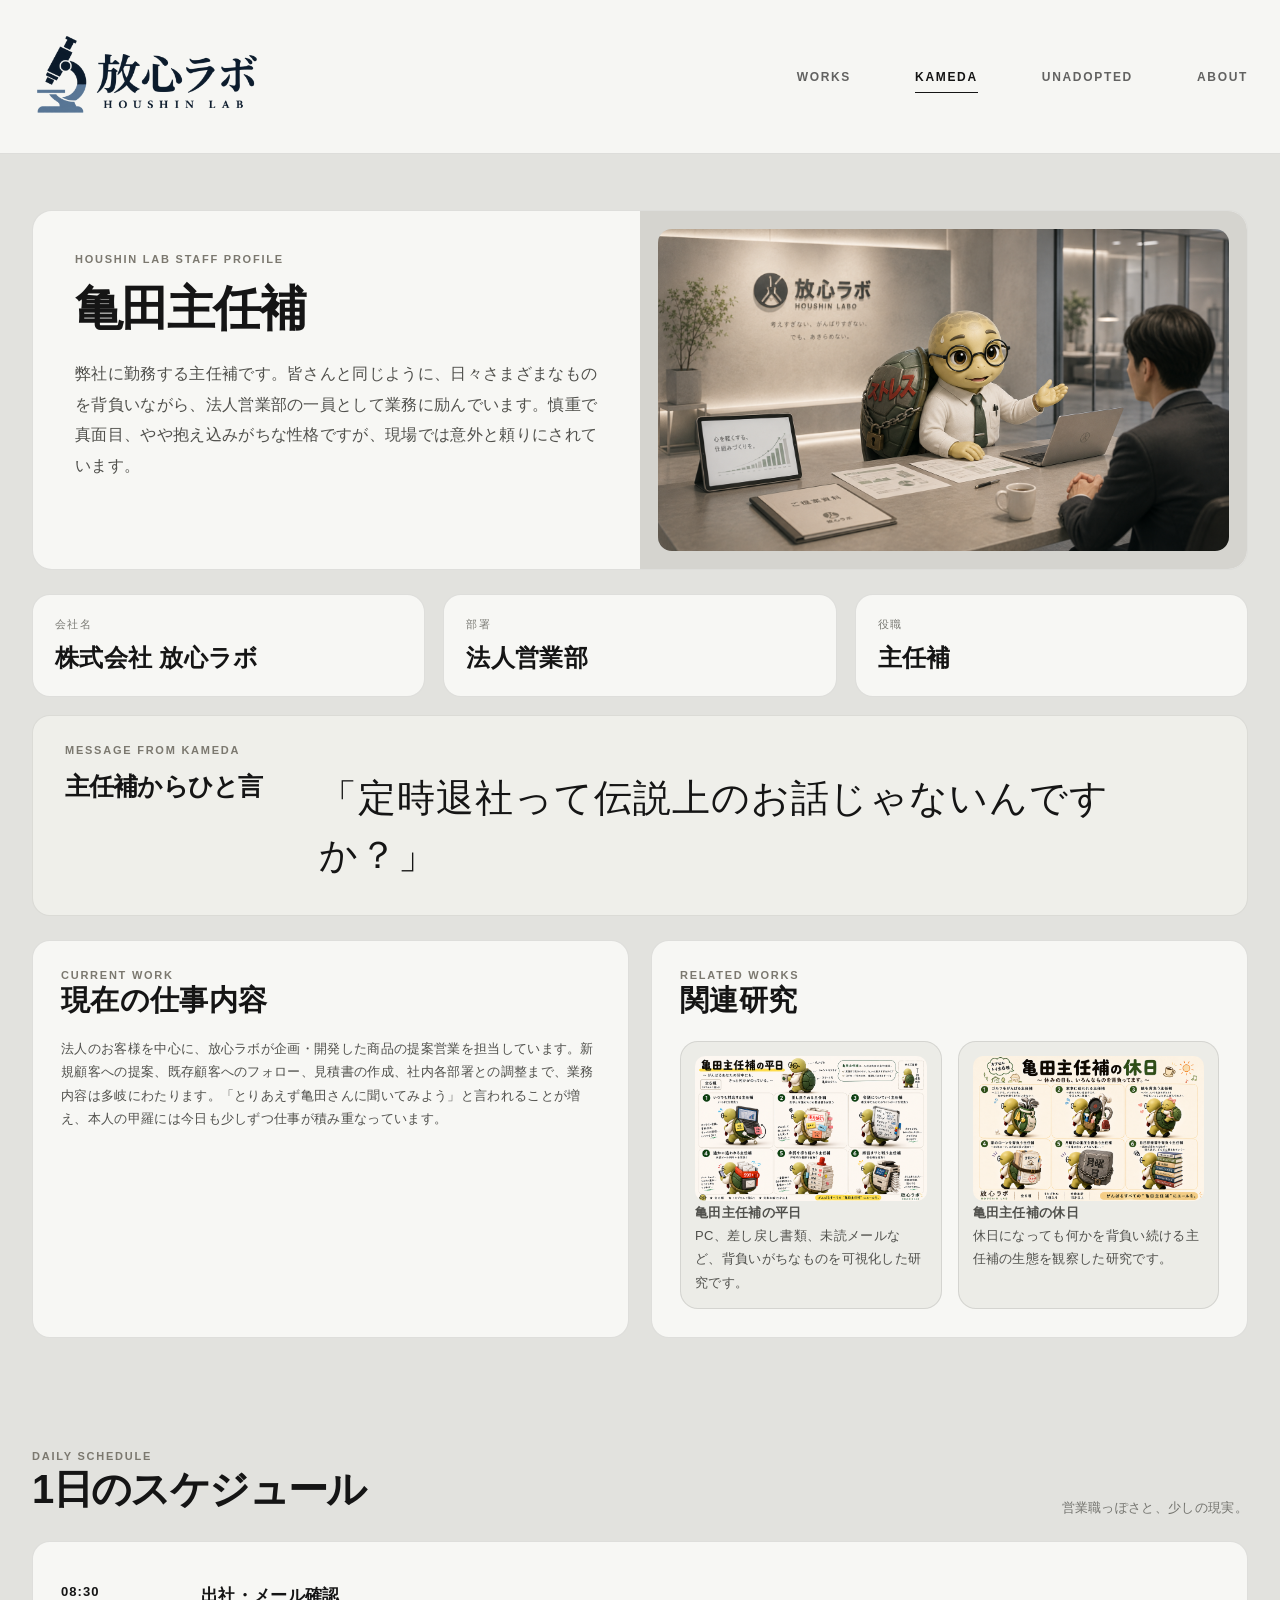
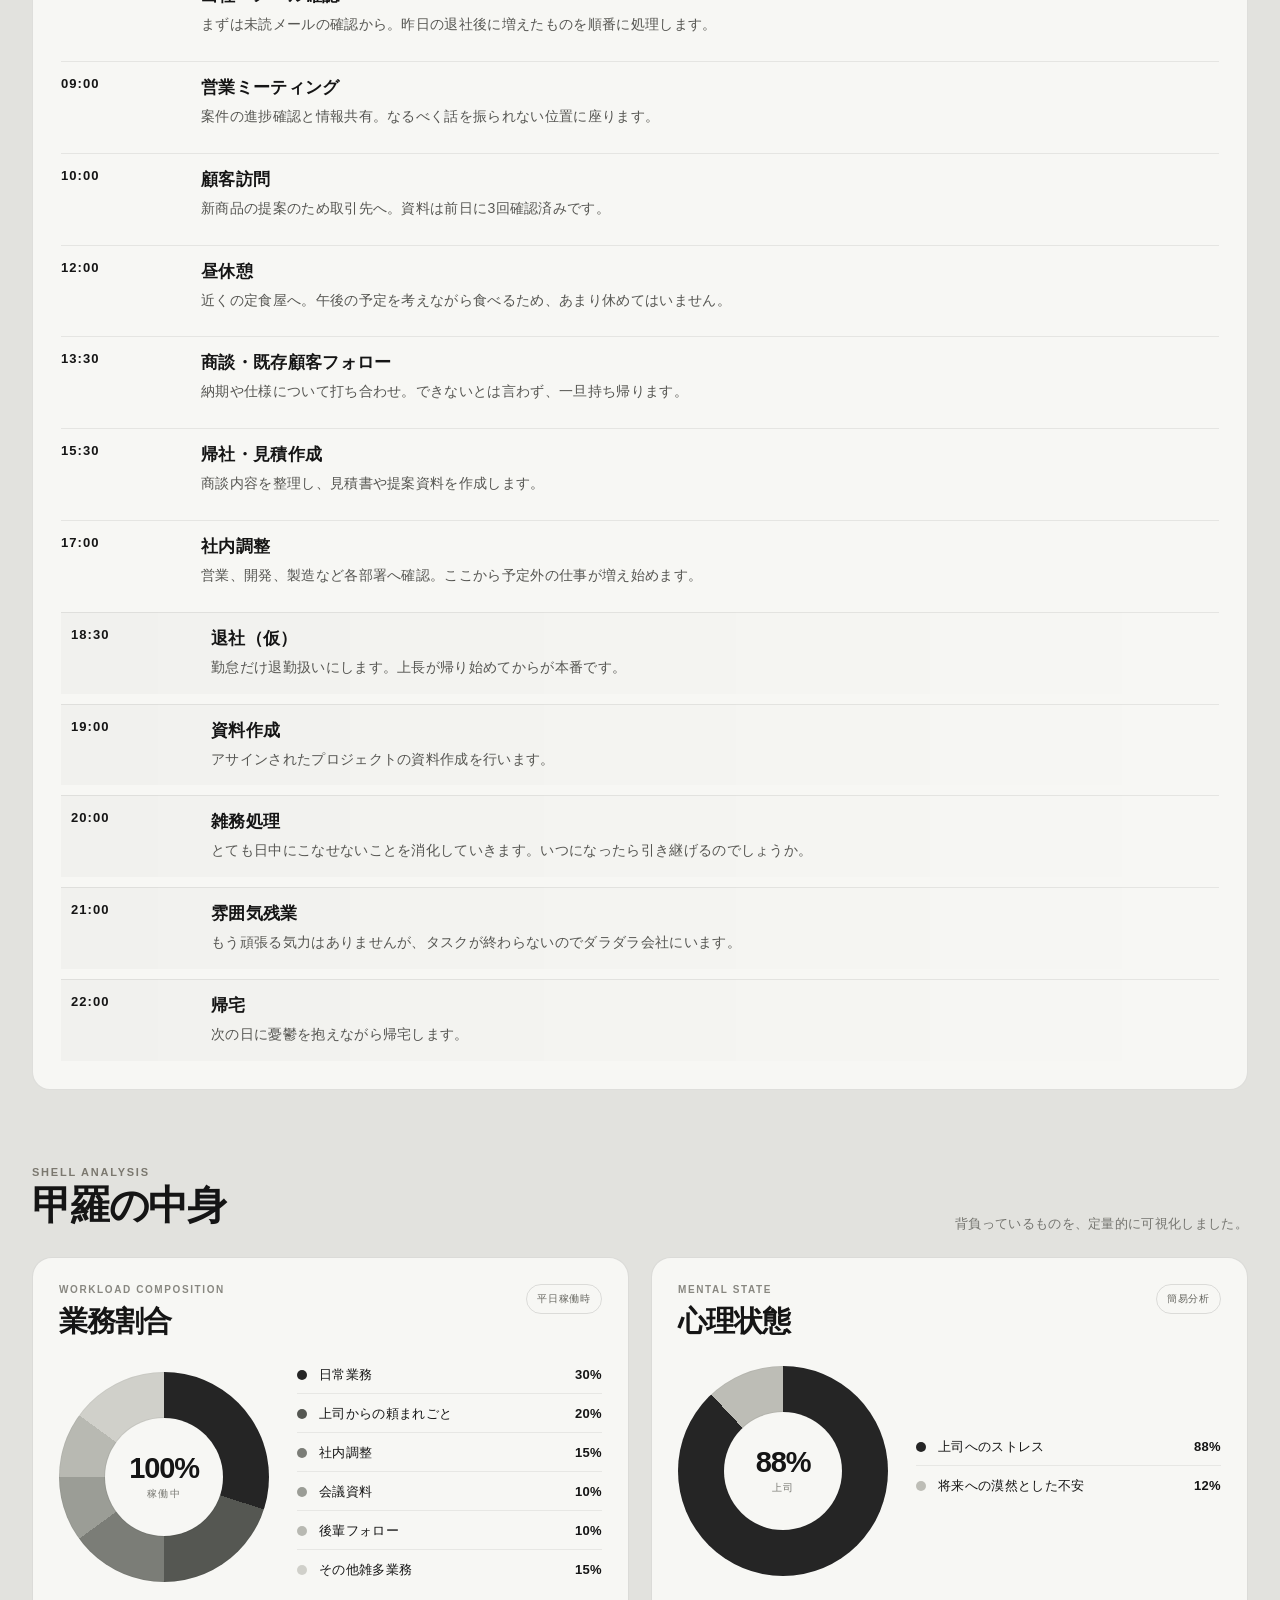
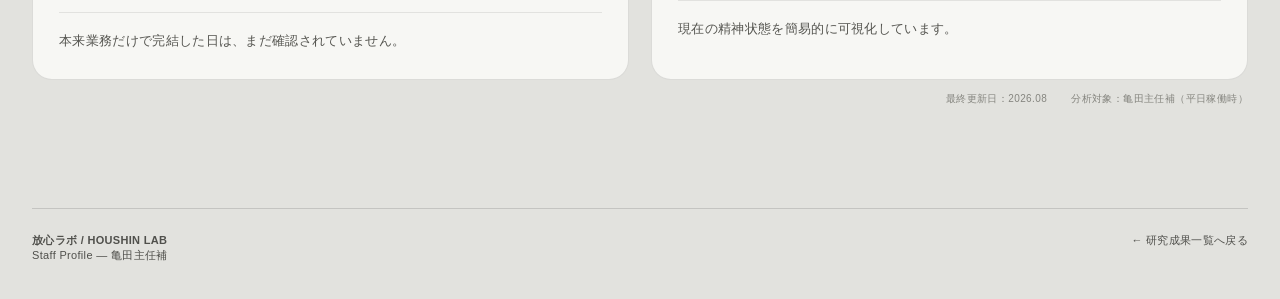
<file: kameda.html>
<!doctype html>
<html lang="ja">
<head>
  <meta charset="utf-8">
  <meta name="viewport" content="width=device-width, initial-scale=1">
  <meta name="description" content="亀田主任補について | 放心ラボ">
  <title>亀田主任補 | 放心ラボ</title>
  <link rel="stylesheet" href="styles.css?v=20260809-kameda-message-top1">
</head>
<body>
<header class="topbar">
  <div class="wrap header-main">
    <a class="brand" href="index.html" aria-label="放心ラボ ホーム">
      <img src="assets/houshin-logo-c.png" alt="放心ラボ HOUSHIN LAB" class="brand-logo-img">
    </a>
    <nav class="site-nav" aria-label="メインメニュー">
      <a href="index.html">WORKS</a> <a class="active" href="kameda.html">KAMEDA</a> <a href="unadopted.html">UNADOPTED</a> <a href="index.html#about">ABOUT</a>
    </nav>
  </div>
</header>

<main>
  <section class="page-hero section">
    <div class="wrap simple-hero">
      <div class="copy">
        <div class="eyebrow">Houshin Lab Staff Profile</div>
        <h1>亀田主任補</h1>
        <p>弊社に勤務する主任補です。皆さんと同じように、日々さまざまなものを背負いながら、法人営業部の一員として業務に励んでいます。慎重で真面目、やや抱え込みがちな性格ですが、現場では意外と頼りにされています。</p>
      </div>
      <div class="visual"><img src="assets/kameda-meeting-stress.png" alt="商談中の亀田主任補"></div>
    </div>

    <div class="wrap info-grid">
      <div class="info-card"><div class="label">会社名</div><strong>株式会社 放心ラボ</strong></div>
      <div class="info-card"><div class="label">部署</div><strong>法人営業部</strong></div>
      <div class="info-card"><div class="label">役職</div><strong>主任補</strong></div>
    </div>

    <div class="wrap kameda-message-inline">
      <div class="eyebrow">Message from Kameda</div>
      <div class="kameda-message-inline-row">
        <h2>主任補からひと言</h2>
        <blockquote>「定時退社って伝説上のお話じゃないんですか？」</blockquote>
      </div>
    </div>

    <div class="wrap split">
      <section class="text-card">
        <div class="eyebrow">Current work</div>
        <h3>現在の仕事内容</h3>
        <p>法人のお客様を中心に、放心ラボが企画・開発した商品の提案営業を担当しています。新規顧客への提案、既存顧客へのフォロー、見積書の作成、社内各部署との調整まで、業務内容は多岐にわたります。「とりあえず亀田さんに聞いてみよう」と言われることが増え、本人の甲羅には今日も少しずつ仕事が積み重なっています。</p>
      </section>
      <section class="text-card">
        <div class="eyebrow">Related works</div>
        <h3>関連研究</h3>
        <div class="mini-grid">
          <div class="mini-card"><img src="assets/work-kameda-weekday.png" alt="亀田主任補の平日"><p class="caption"><strong>亀田主任補の平日</strong><br>PC、差し戻し書類、未読メールなど、背負いがちなものを可視化した研究です。</p></div>
          <div class="mini-card"><img src="assets/work-kameda-holiday.png" alt="亀田主任補の休日"><p class="caption"><strong>亀田主任補の休日</strong><br>休日になっても何かを背負い続ける主任補の生態を観察した研究です。</p></div>
        </div>
      </section>
    </div>
  </section>

  <section class="section">
    <div class="wrap">
      <div class="section-head">
        <div>
          <div class="eyebrow">Daily schedule</div>
          <h2>1日のスケジュール</h2>
        </div>
        <p>営業職っぽさと、少しの現実。</p>
      </div>
      <section class="text-card">
        <div class="schedule">
          <div class="slot"><div class="time">08:30</div><div><h4>出社・メール確認</h4><p>まずは未読メールの確認から。昨日の退社後に増えたものを順番に処理します。</p></div></div>
          <div class="slot"><div class="time">09:00</div><div><h4>営業ミーティング</h4><p>案件の進捗確認と情報共有。なるべく話を振られない位置に座ります。</p></div></div>
          <div class="slot"><div class="time">10:00</div><div><h4>顧客訪問</h4><p>新商品の提案のため取引先へ。資料は前日に3回確認済みです。</p></div></div>
          <div class="slot"><div class="time">12:00</div><div><h4>昼休憩</h4><p>近くの定食屋へ。午後の予定を考えながら食べるため、あまり休めてはいません。</p></div></div>
          <div class="slot"><div class="time">13:30</div><div><h4>商談・既存顧客フォロー</h4><p>納期や仕様について打ち合わせ。できないとは言わず、一旦持ち帰ります。</p></div></div>
          <div class="slot"><div class="time">15:30</div><div><h4>帰社・見積作成</h4><p>商談内容を整理し、見積書や提案資料を作成します。</p></div></div>
          <div class="slot"><div class="time">17:00</div><div><h4>社内調整</h4><p>営業、開発、製造など各部署へ確認。ここから予定外の仕事が増え始めます。</p></div></div>
          <div class="slot late"><div class="time">18:30</div><div><h4>退社（仮）</h4><p>勤怠だけ退勤扱いにします。上長が帰り始めてからが本番です。</p></div></div>
          <div class="slot late"><div class="time">19:00</div><div><h4>資料作成</h4><p>アサインされたプロジェクトの資料作成を行います。</p></div></div>
          <div class="slot late"><div class="time">20:00</div><div><h4>雑務処理</h4><p>とても日中にこなせないことを消化していきます。いつになったら引き継げるのでしょうか。</p></div></div>
          <div class="slot late"><div class="time">21:00</div><div><h4>雰囲気残業</h4><p>もう頑張る気力はありませんが、タスクが終わらないのでダラダラ会社にいます。</p></div></div>
          <div class="slot late"><div class="time">22:00</div><div><h4>帰宅</h4><p>次の日に憂鬱を抱えながら帰宅します。</p></div></div>
        </div>
      </section>
    </div>
  </section>

  <section class="section shell-analysis-section">
    <div class="wrap">
      <div class="section-head">
        <div>
          <div class="eyebrow">Shell analysis</div>
          <h2>甲羅の中身</h2>
        </div>
        <p>背負っているものを、定量的に可視化しました。</p>
      </div>

      <div class="shell-analysis-grid">
        <article class="analysis-card">
          <div class="analysis-card-head">
            <div>
              <div class="analysis-kicker">WORKLOAD COMPOSITION</div>
              <h3>業務割合</h3>
            </div>
            <span class="analysis-chip">平日稼働時</span>
          </div>

          <div class="analysis-body">
            <div class="donut business-donut" role="img" aria-label="業務割合：日常業務30%、上司からの頼まれごと20%、社内調整15%、会議資料10%、後輩フォロー10%、その他雑多業務15%">
              <div class="donut-center">
                <strong>100%</strong>
                <span>稼働中</span>
              </div>
            </div>

            <div class="legend-list">
              <div class="legend-row"><span class="legend-dot b1"></span><span>日常業務</span><strong>30%</strong></div>
              <div class="legend-row"><span class="legend-dot b2"></span><span>上司からの頼まれごと</span><strong>20%</strong></div>
              <div class="legend-row"><span class="legend-dot b3"></span><span>社内調整</span><strong>15%</strong></div>
              <div class="legend-row"><span class="legend-dot b4"></span><span>会議資料</span><strong>10%</strong></div>
              <div class="legend-row"><span class="legend-dot b5"></span><span>後輩フォロー</span><strong>10%</strong></div>
              <div class="legend-row"><span class="legend-dot b6"></span><span>その他雑多業務</span><strong>15%</strong></div>
            </div>
          </div>

          <p class="analysis-comment">本来業務だけで完結した日は、まだ確認されていません。</p>
        </article>

        <article class="analysis-card psyche-card">
          <div class="analysis-card-head">
            <div>
              <div class="analysis-kicker">MENTAL STATE</div>
              <h3>心理状態</h3>
            </div>
            <span class="analysis-chip">簡易分析</span>
          </div>

          <div class="analysis-body">
            <div class="donut psyche-donut" role="img" aria-label="心理状態：上司へのストレス88%、将来への漠然とした不安12%">
              <div class="donut-center">
                <strong>88%</strong>
                <span>上司</span>
              </div>
            </div>

            <div class="legend-list">
              <div class="legend-row"><span class="legend-dot p1"></span><span>上司へのストレス</span><strong>88%</strong></div>
              <div class="legend-row"><span class="legend-dot p2"></span><span>将来への漠然とした不安</span><strong>12%</strong></div>
            </div>
          </div>

          <p class="analysis-comment">現在の精神状態を簡易的に可視化しています。</p>
        </article>
      </div>

      <div class="analysis-footnote">
        <span>最終更新日：2026.08</span>
        <span>分析対象：亀田主任補（平日稼働時）</span>
      </div>
    </div>
  </section>
</main>

<footer class="footer">
  <div class="wrap footer-inner">
    <div><strong>放心ラボ / HOUSHIN LAB</strong><br>Staff Profile — 亀田主任補</div>
    <div><a href="index.html">← 研究成果一覧へ戻る</a></div>
  </div>
</footer>
</body>
</html>
</file>
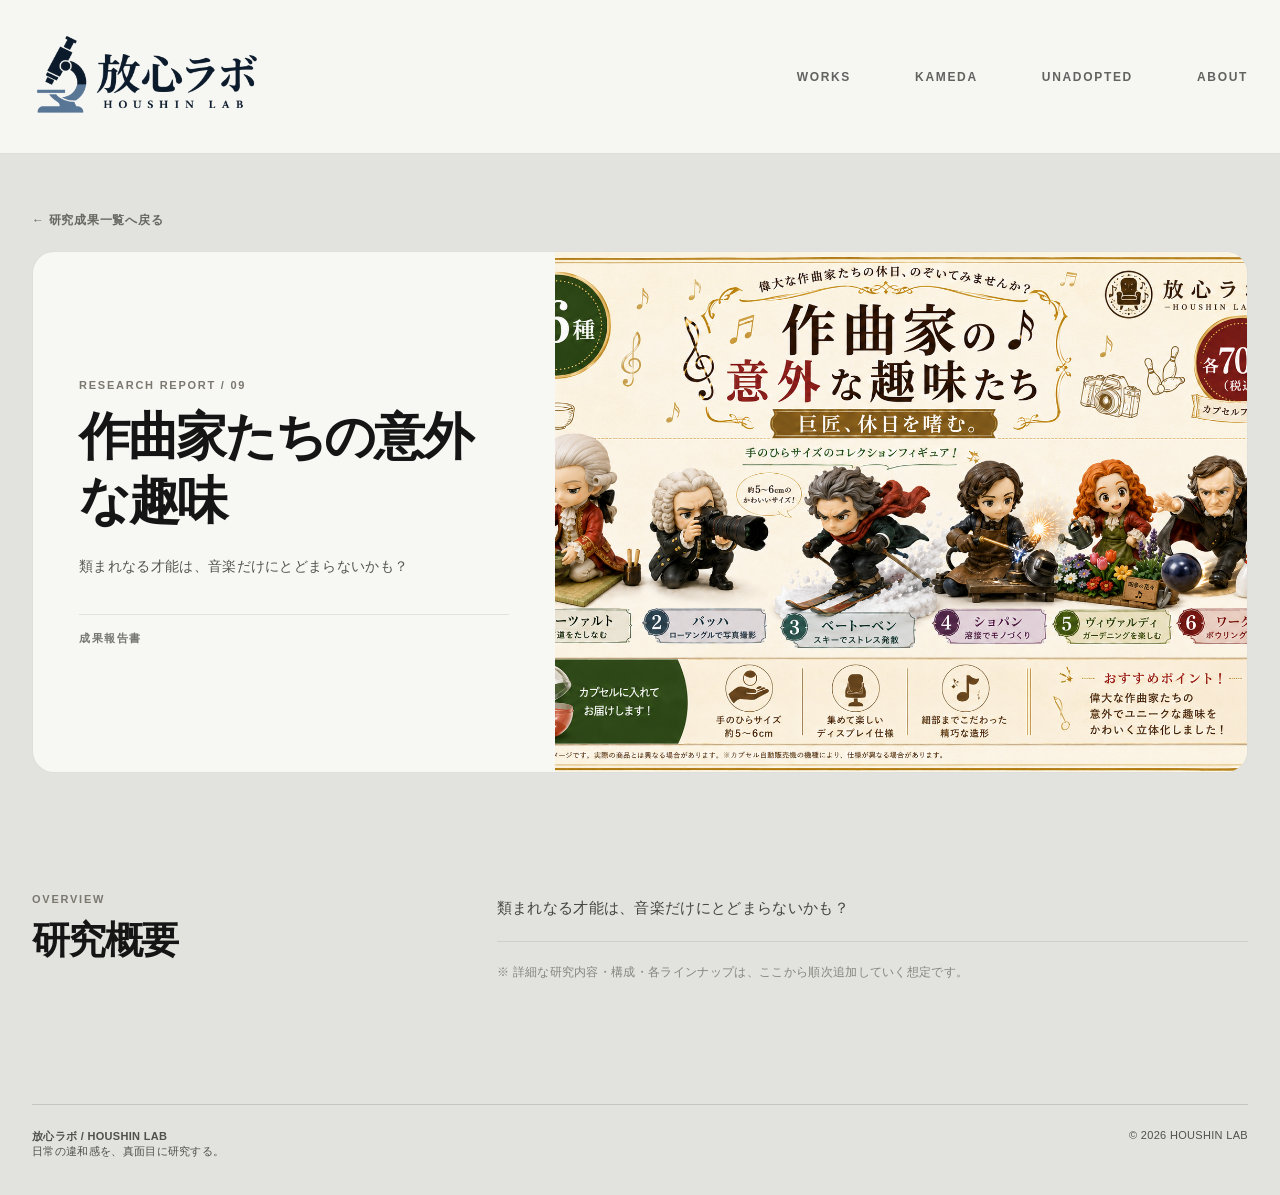
<file: report-composers.html>
<!doctype html>
<html lang="ja">
<head>
  <meta charset="utf-8">
  <meta name="viewport" content="width=device-width, initial-scale=1">
  <meta name="description" content="作曲家たちの意外な趣味｜放心ラボ 成果報告書">
  <title>作曲家たちの意外な趣味｜成果報告書｜放心ラボ</title>
  <link rel="stylesheet" href="styles.css?v=20260809-maiko-report1">
</head>
<body>
<header class="topbar">
  <div class="wrap header-main">
    <a class="brand" href="index.html" aria-label="放心ラボ ホーム">
      <img src="assets/houshin-logo-c.png" alt="放心ラボ HOUSHIN LAB" class="brand-logo-img">
    </a>
    <nav class="site-nav" aria-label="メインメニュー">
      <a href="index.html#works">WORKS</a>
      <a href="kameda.html">KAMEDA</a>
      <a href="unadopted.html">UNADOPTED</a>
      <a href="index.html#about">ABOUT</a>
    </nav>
  </div>
</header>

<main class="report-page">
  <section class="section report-hero-section">
    <div class="wrap">
      <a class="back-link" href="index.html#works">← 研究成果一覧へ戻る</a>
      <div class="report-hero">
        <div class="report-copy">
          <div class="eyebrow">Research report / 09</div>
          <h1>作曲家たちの意外な趣味</h1>
          <p>類まれなる才能は、音楽だけにとどまらないかも？</p>
          <div class="report-status">成果報告書</div>
        </div>
        <div class="report-visual">
          <img src="assets/work-composers.png" alt="作曲家たちの意外な趣味">
        </div>
      </div>
    </div>
  </section>

  <section class="section report-body-section">
    <div class="wrap report-body">
      <div>
        <div class="eyebrow">Overview</div>
        <h2>研究概要</h2>
      </div>
      <div class="report-text">
        <p>類まれなる才能は、音楽だけにとどまらないかも？</p>
        <p class="report-note">※ 詳細な研究内容・構成・各ラインナップは、ここから順次追加していく想定です。</p>
      </div>
    </div>
  </section>
</main>

<footer class="footer">
  <div class="wrap footer-inner">
    <div><strong>放心ラボ / HOUSHIN LAB</strong><br>日常の違和感を、真面目に研究する。</div>
    <div>© 2026 HOUSHIN LAB</div>
  </div>
</footer>
</body>
</html>
</file>
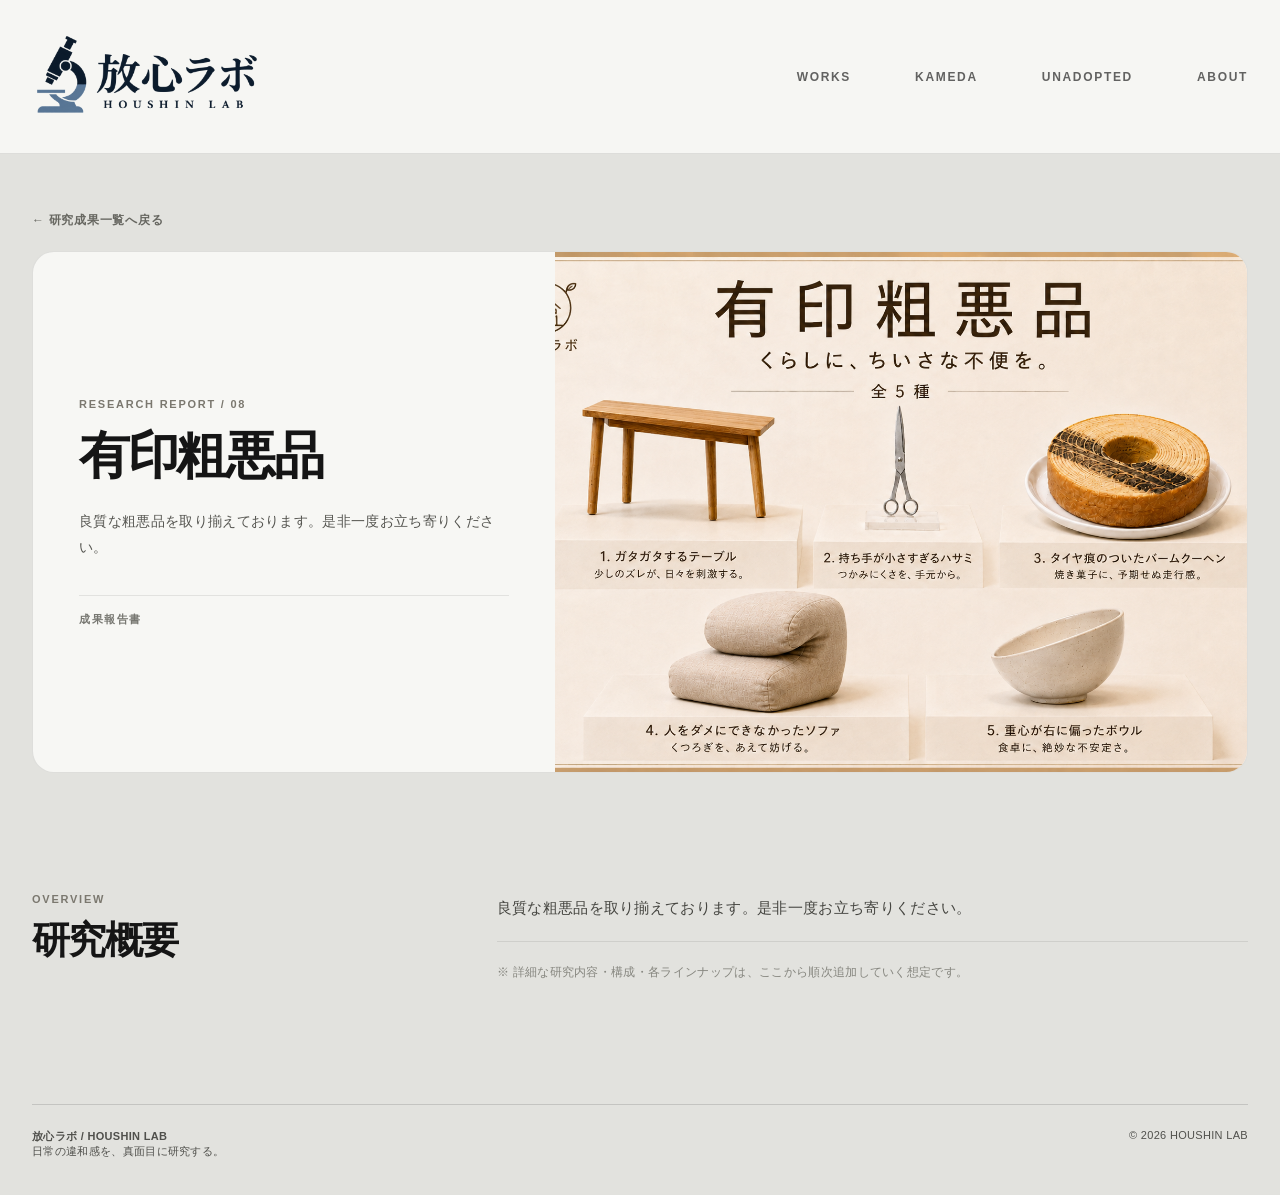
<file: report-defective.html>
<!doctype html>
<html lang="ja">
<head>
  <meta charset="utf-8">
  <meta name="viewport" content="width=device-width, initial-scale=1">
  <meta name="description" content="有印粗悪品｜放心ラボ 成果報告書">
  <title>有印粗悪品｜成果報告書｜放心ラボ</title>
  <link rel="stylesheet" href="styles.css?v=20260809-maiko-report1">
</head>
<body>
<header class="topbar">
  <div class="wrap header-main">
    <a class="brand" href="index.html" aria-label="放心ラボ ホーム">
      <img src="assets/houshin-logo-c.png" alt="放心ラボ HOUSHIN LAB" class="brand-logo-img">
    </a>
    <nav class="site-nav" aria-label="メインメニュー">
      <a href="index.html#works">WORKS</a>
      <a href="kameda.html">KAMEDA</a>
      <a href="unadopted.html">UNADOPTED</a>
      <a href="index.html#about">ABOUT</a>
    </nav>
  </div>
</header>

<main class="report-page">
  <section class="section report-hero-section">
    <div class="wrap">
      <a class="back-link" href="index.html#works">← 研究成果一覧へ戻る</a>
      <div class="report-hero">
        <div class="report-copy">
          <div class="eyebrow">Research report / 08</div>
          <h1>有印粗悪品</h1>
          <p>良質な粗悪品を取り揃えております。是非一度お立ち寄りください。</p>
          <div class="report-status">成果報告書</div>
        </div>
        <div class="report-visual">
          <img src="assets/work-defective.png" alt="有印粗悪品">
        </div>
      </div>
    </div>
  </section>

  <section class="section report-body-section">
    <div class="wrap report-body">
      <div>
        <div class="eyebrow">Overview</div>
        <h2>研究概要</h2>
      </div>
      <div class="report-text">
        <p>良質な粗悪品を取り揃えております。是非一度お立ち寄りください。</p>
        <p class="report-note">※ 詳細な研究内容・構成・各ラインナップは、ここから順次追加していく想定です。</p>
      </div>
    </div>
  </section>
</main>

<footer class="footer">
  <div class="wrap footer-inner">
    <div><strong>放心ラボ / HOUSHIN LAB</strong><br>日常の違和感を、真面目に研究する。</div>
    <div>© 2026 HOUSHIN LAB</div>
  </div>
</footer>
</body>
</html>
</file>
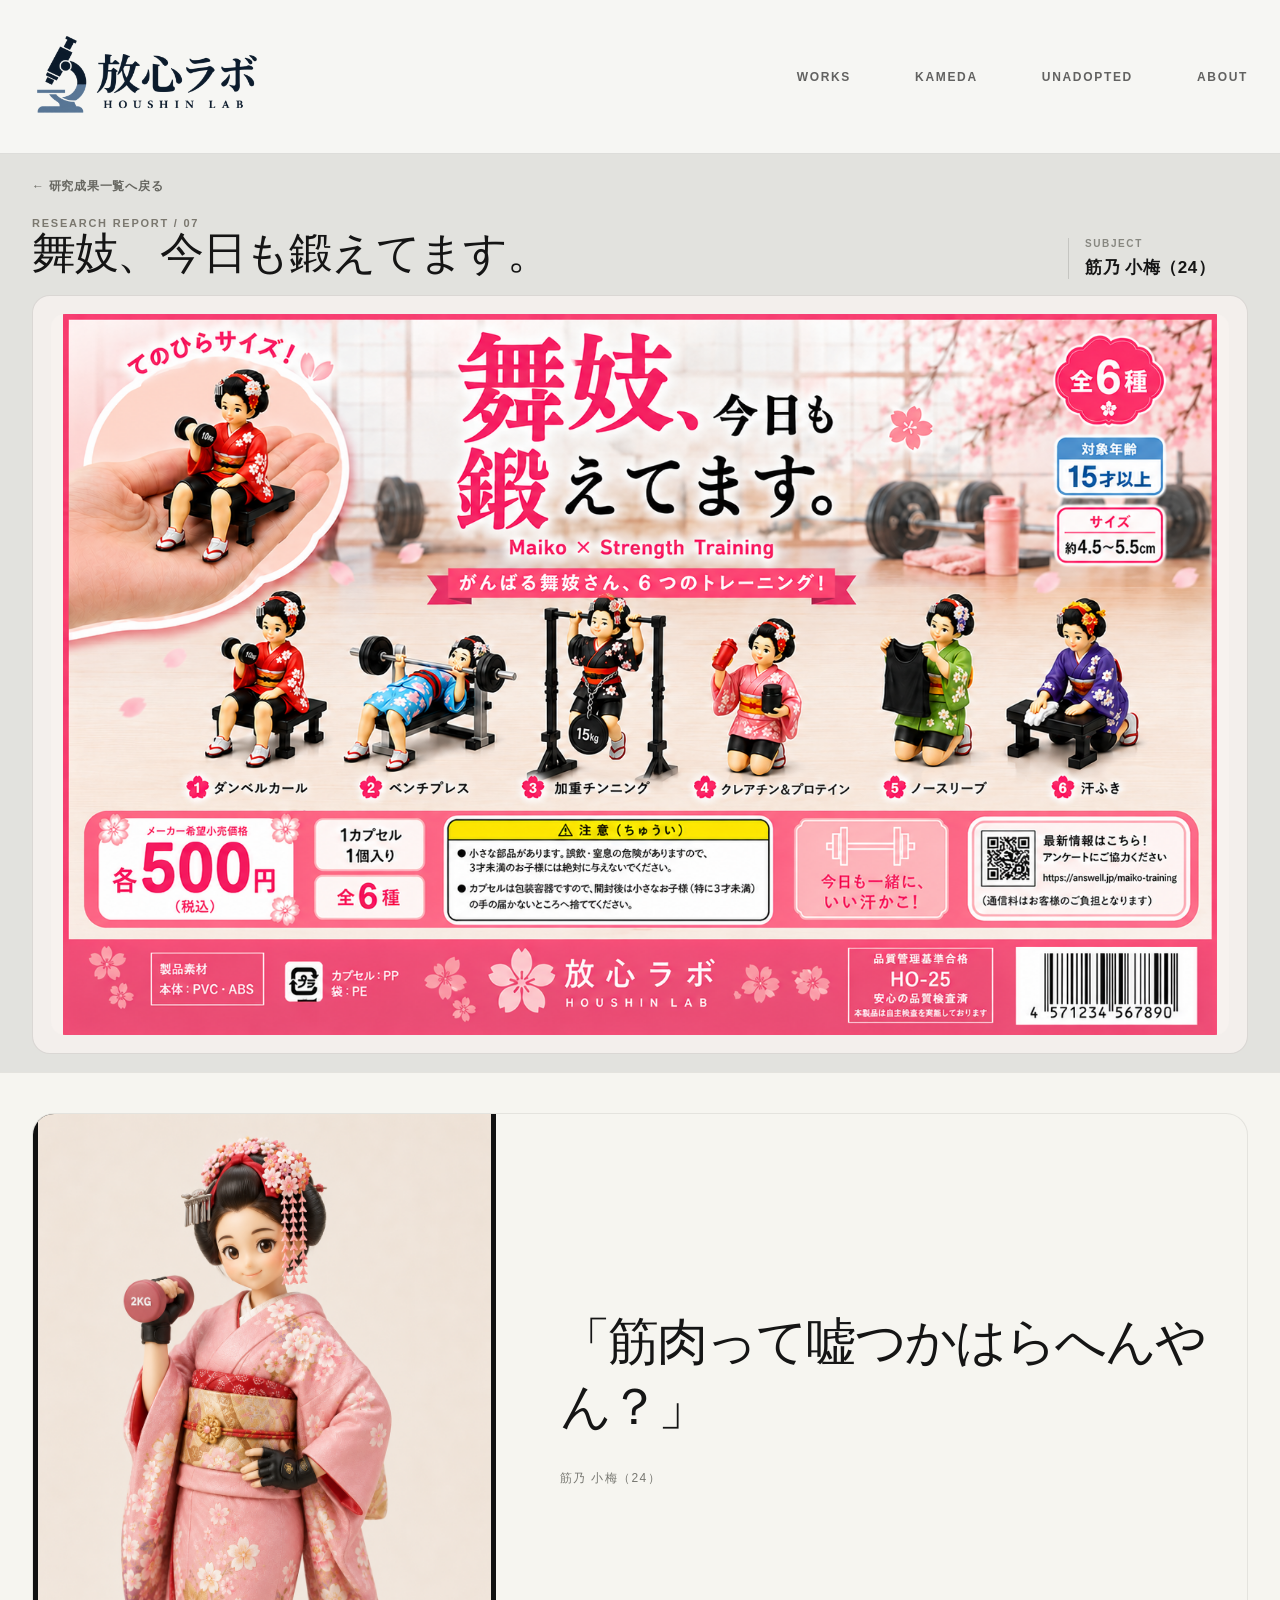
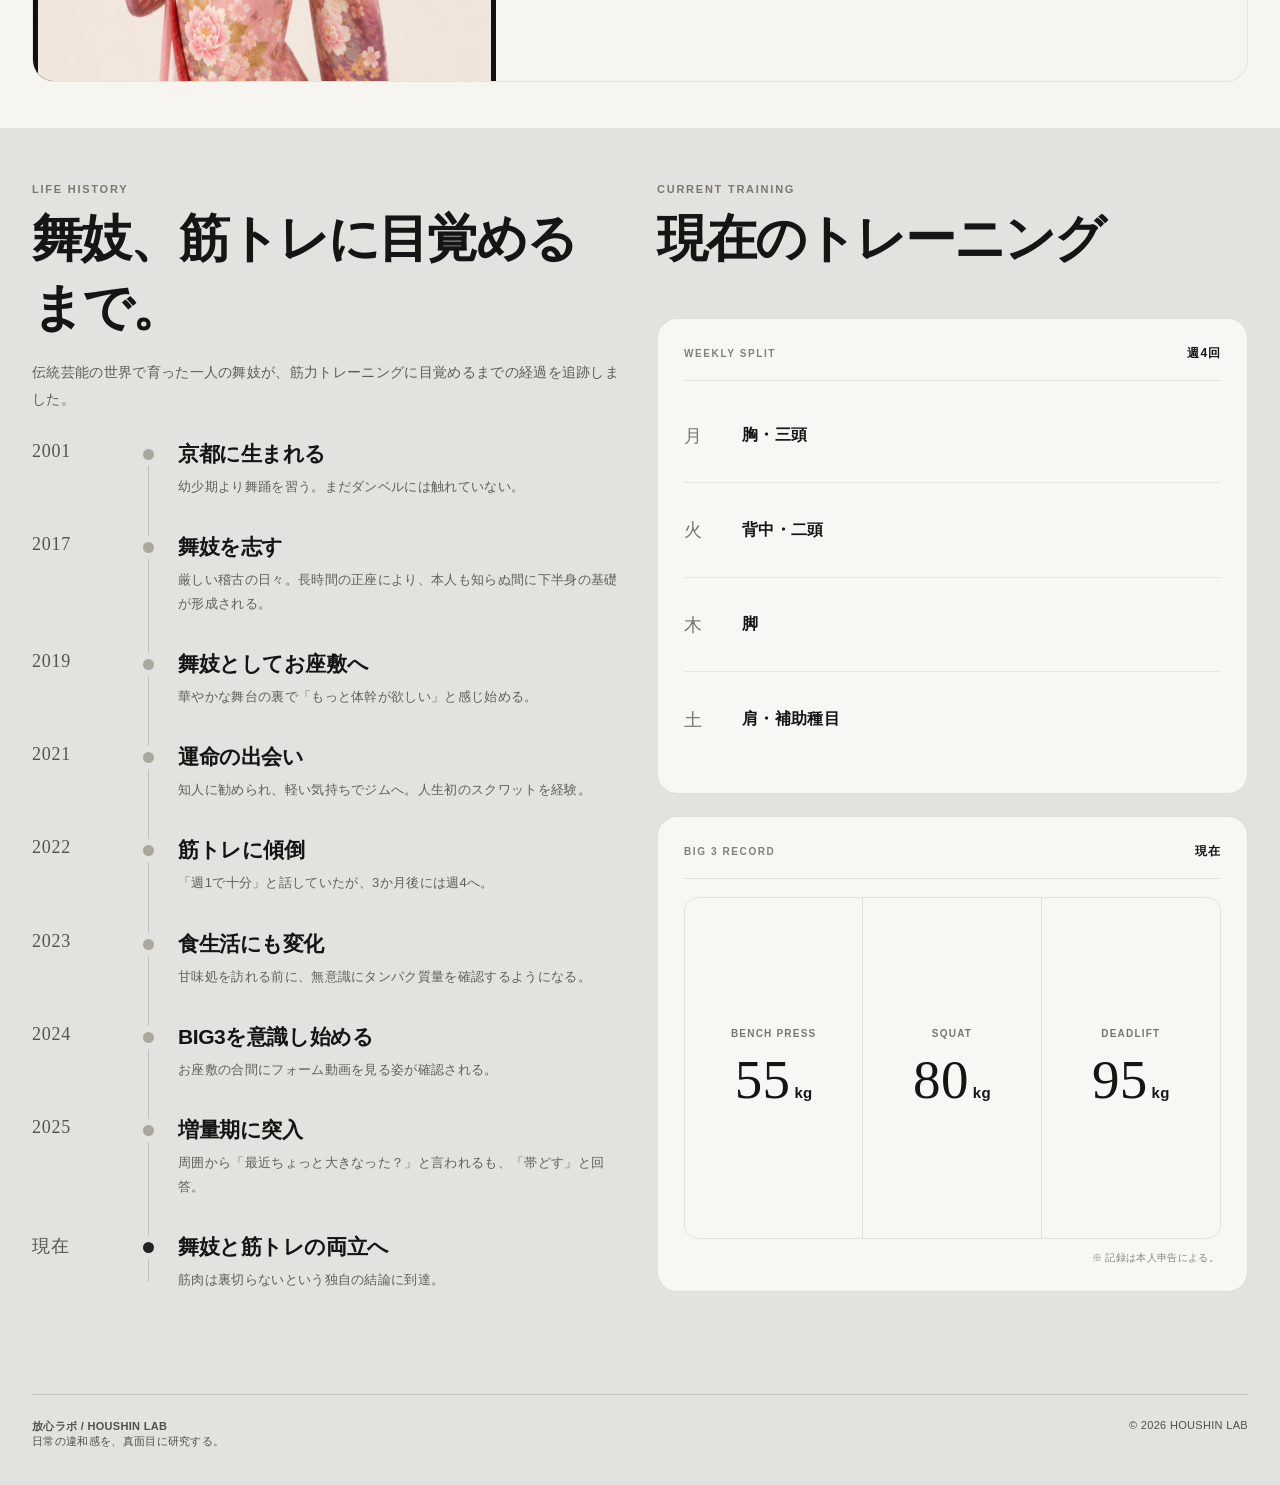
<file: report-maiko.html>
<!doctype html>
<html lang="ja">
<head>
  <meta charset="utf-8">
  <meta name="viewport" content="width=device-width, initial-scale=1">
  <meta name="description" content="舞妓、今日も鍛えてます。｜筋乃 小梅（24）｜放心ラボ 成果報告書">
  <title>舞妓、今日も鍛えてます。｜成果報告書｜放心ラボ</title>
  <link rel="stylesheet" href="styles.css?v=20260809-maiko-displayfix1">
</head>
<body>
<header class="topbar">
  <div class="wrap header-main">
    <a class="brand" href="index.html" aria-label="放心ラボ ホーム">
      <img src="assets/houshin-logo-c.png" alt="放心ラボ HOUSHIN LAB" class="brand-logo-img">
    </a>
    <nav class="site-nav" aria-label="メインメニュー">
      <a href="index.html#works">WORKS</a>
      <a href="kameda.html">KAMEDA</a>
      <a href="unadopted.html">UNADOPTED</a>
      <a href="index.html#about">ABOUT</a>
    </nav>
  </div>
</header>

<main class="report-page maiko-report">
  <section class="section maiko-report-hero-section">
    <div class="wrap">
      <a class="back-link" href="index.html#works">← 研究成果一覧へ戻る</a>

      <div class="maiko-report-heading">
        <div>
          <div class="eyebrow">Research report / 07</div>
          <h1>舞妓、今日も鍛えてます。</h1>
        </div>
        <div class="maiko-profile-mini">
          <span>SUBJECT</span>
          <strong>筋乃 小梅（24）</strong>
        </div>
      </div>

      <div class="maiko-main-visual">
        <img src="assets/work-maiko.png" alt="舞妓、今日も鍛えてます。">
      </div>
    </div>
  </section>

  <section class="maiko-quote-section">
    <div class="wrap">
      <div class="maiko-quote-grid">
        <div class="maiko-quote-portrait">
          <img src="assets/maiko-koume-portrait.png" alt="筋乃 小梅（24）">
        </div>
        <div class="maiko-quote-copy">
          <blockquote class="maiko-big-quote">「筋肉って嘘つかはらへんやん？」</blockquote>
          <p class="maiko-quote-credit">筋乃 小梅（24）</p>
        </div>
      </div>
    </div>
  </section>

  <section class="section maiko-story-training-section">
    <div class="wrap">
      <div class="maiko-two-column-layout">
        <div class="maiko-timeline-column">
          <div class="maiko-section-heading">
            <div class="eyebrow">Life history</div>
            <h2>舞妓、筋トレに目覚めるまで。</h2>
            <p>伝統芸能の世界で育った一人の舞妓が、筋力トレーニングに目覚めるまでの経過を追跡しました。</p>
          </div>

          <div class="maiko-timeline">
            <article class="timeline-item"><div class="timeline-year">2001</div><div class="timeline-content"><h3>京都に生まれる</h3><p>幼少期より舞踊を習う。まだダンベルには触れていない。</p></div></article>
            <article class="timeline-item"><div class="timeline-year">2017</div><div class="timeline-content"><h3>舞妓を志す</h3><p>厳しい稽古の日々。長時間の正座により、本人も知らぬ間に下半身の基礎が形成される。</p></div></article>
            <article class="timeline-item"><div class="timeline-year">2019</div><div class="timeline-content"><h3>舞妓としてお座敷へ</h3><p>華やかな舞台の裏で「もっと体幹が欲しい」と感じ始める。</p></div></article>
            <article class="timeline-item"><div class="timeline-year">2021</div><div class="timeline-content"><h3>運命の出会い</h3><p>知人に勧められ、軽い気持ちでジムへ。人生初のスクワットを経験。</p></div></article>
            <article class="timeline-item"><div class="timeline-year">2022</div><div class="timeline-content"><h3>筋トレに傾倒</h3><p>「週1で十分」と話していたが、3か月後には週4へ。</p></div></article>
            <article class="timeline-item"><div class="timeline-year">2023</div><div class="timeline-content"><h3>食生活にも変化</h3><p>甘味処を訪れる前に、無意識にタンパク質量を確認するようになる。</p></div></article>
            <article class="timeline-item"><div class="timeline-year">2024</div><div class="timeline-content"><h3>BIG3を意識し始める</h3><p>お座敷の合間にフォーム動画を見る姿が確認される。</p></div></article>
            <article class="timeline-item"><div class="timeline-year">2025</div><div class="timeline-content"><h3>増量期に突入</h3><p>周囲から「最近ちょっと大きなった？」と言われるも、「帯どす」と回答。</p></div></article>
            <article class="timeline-item is-current"><div class="timeline-year">現在</div><div class="timeline-content"><h3>舞妓と筋トレの両立へ</h3><p>筋肉は裏切らないという独自の結論に到達。</p></div></article>
          </div>
        </div>

        <div class="maiko-training-column">
          <div class="maiko-section-heading compact">
            <div class="eyebrow">Current training</div>
            <h2>現在のトレーニング</h2>
          </div>

          <div class="training-stack">
            <article class="training-card weekly-card">
              <div class="training-card-head"><span>WEEKLY SPLIT</span><strong>週4回</strong></div>
              <div class="weekly-split">
                <div><span>月</span><strong>胸・三頭</strong></div>
                <div><span>火</span><strong>背中・二頭</strong></div>
                <div><span>木</span><strong>脚</strong></div>
                <div><span>土</span><strong>肩・補助種目</strong></div>
              </div>
            </article>

            <article class="training-card big3-card">
              <div class="training-card-head"><span>BIG 3 RECORD</span><strong>現在</strong></div>
              <div class="big3-grid">
                <div class="big3-stat"><span>BENCH PRESS</span><strong>55<small>kg</small></strong></div>
                <div class="big3-stat"><span>SQUAT</span><strong>80<small>kg</small></strong></div>
                <div class="big3-stat"><span>DEADLIFT</span><strong>95<small>kg</small></strong></div>
              </div>
              <p class="maiko-report-note">※ 記録は本人申告による。</p>
            </article>
          </div>
        </div>
      </div>
    </div>
  </section>
</main>

<footer class="footer">
  <div class="wrap footer-inner">
    <div><strong>放心ラボ / HOUSHIN LAB</strong><br>日常の違和感を、真面目に研究する。</div>
    <div>© 2026 HOUSHIN LAB</div>
  </div>
</footer>
</body>
</html>
</file>
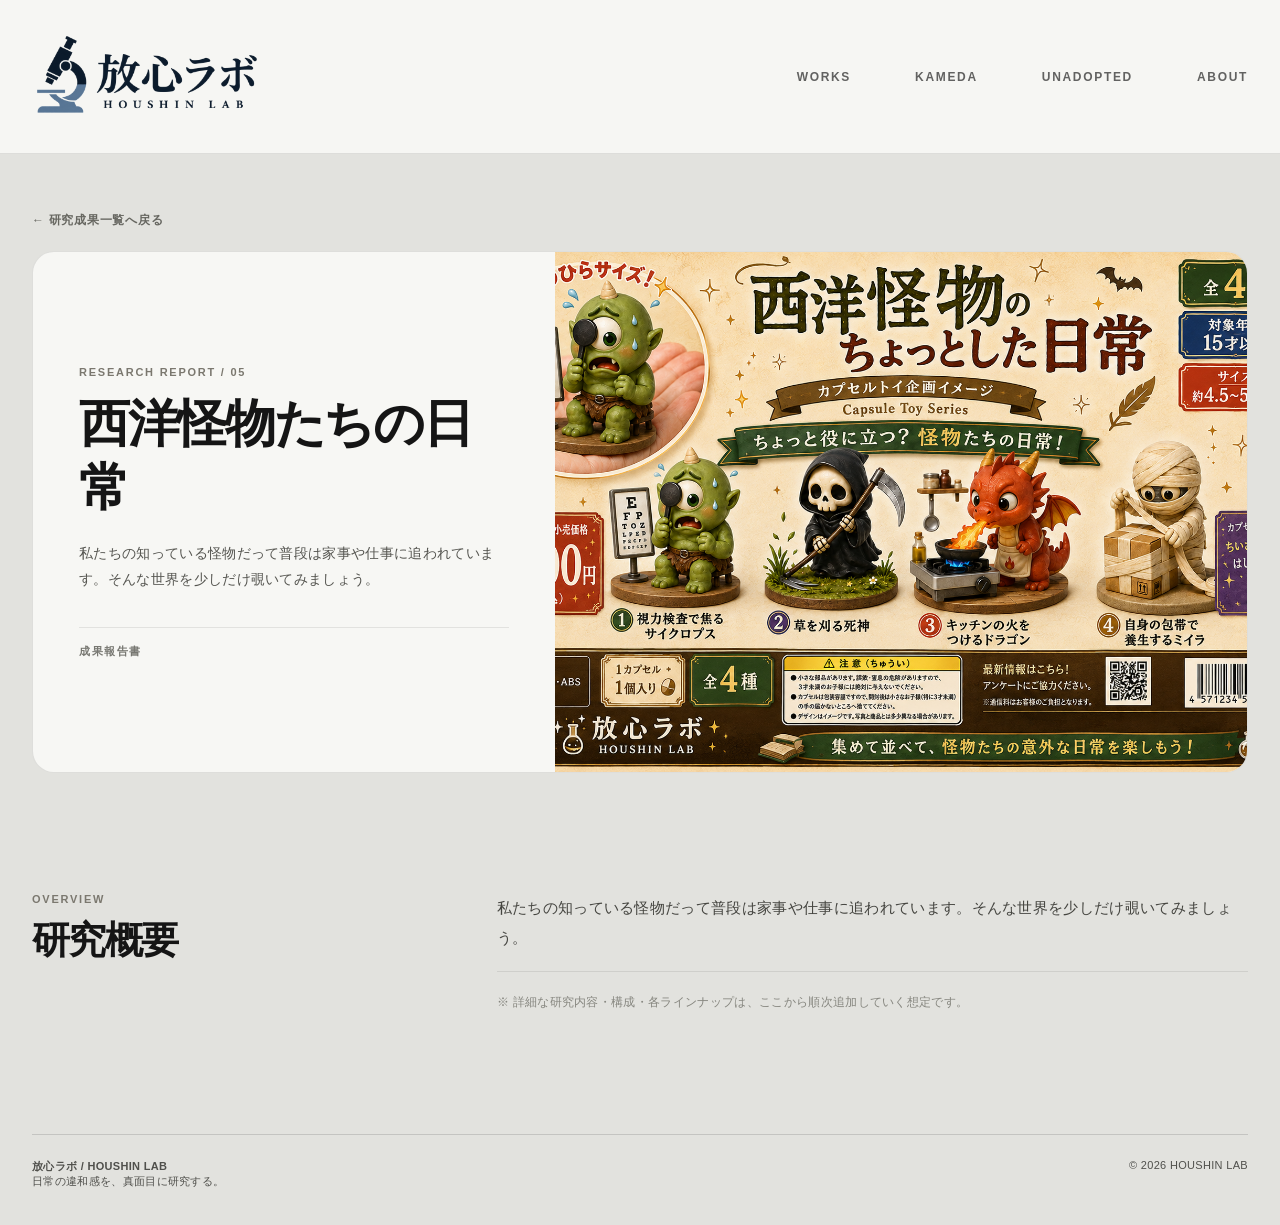
<file: report-monsters.html>
<!doctype html>
<html lang="ja">
<head>
  <meta charset="utf-8">
  <meta name="viewport" content="width=device-width, initial-scale=1">
  <meta name="description" content="西洋怪物たちの日常｜放心ラボ 成果報告書">
  <title>西洋怪物たちの日常｜成果報告書｜放心ラボ</title>
  <link rel="stylesheet" href="styles.css?v=20260809-maiko-report1">
</head>
<body>
<header class="topbar">
  <div class="wrap header-main">
    <a class="brand" href="index.html" aria-label="放心ラボ ホーム">
      <img src="assets/houshin-logo-c.png" alt="放心ラボ HOUSHIN LAB" class="brand-logo-img">
    </a>
    <nav class="site-nav" aria-label="メインメニュー">
      <a href="index.html#works">WORKS</a>
      <a href="kameda.html">KAMEDA</a>
      <a href="unadopted.html">UNADOPTED</a>
      <a href="index.html#about">ABOUT</a>
    </nav>
  </div>
</header>

<main class="report-page">
  <section class="section report-hero-section">
    <div class="wrap">
      <a class="back-link" href="index.html#works">← 研究成果一覧へ戻る</a>
      <div class="report-hero">
        <div class="report-copy">
          <div class="eyebrow">Research report / 05</div>
          <h1>西洋怪物たちの日常</h1>
          <p>私たちの知っている怪物だって普段は家事や仕事に追われています。そんな世界を少しだけ覗いてみましょう。</p>
          <div class="report-status">成果報告書</div>
        </div>
        <div class="report-visual">
          <img src="assets/work-monsters.png" alt="西洋怪物たちの日常">
        </div>
      </div>
    </div>
  </section>

  <section class="section report-body-section">
    <div class="wrap report-body">
      <div>
        <div class="eyebrow">Overview</div>
        <h2>研究概要</h2>
      </div>
      <div class="report-text">
        <p>私たちの知っている怪物だって普段は家事や仕事に追われています。そんな世界を少しだけ覗いてみましょう。</p>
        <p class="report-note">※ 詳細な研究内容・構成・各ラインナップは、ここから順次追加していく想定です。</p>
      </div>
    </div>
  </section>
</main>

<footer class="footer">
  <div class="wrap footer-inner">
    <div><strong>放心ラボ / HOUSHIN LAB</strong><br>日常の違和感を、真面目に研究する。</div>
    <div>© 2026 HOUSHIN LAB</div>
  </div>
</footer>
</body>
</html>
</file>
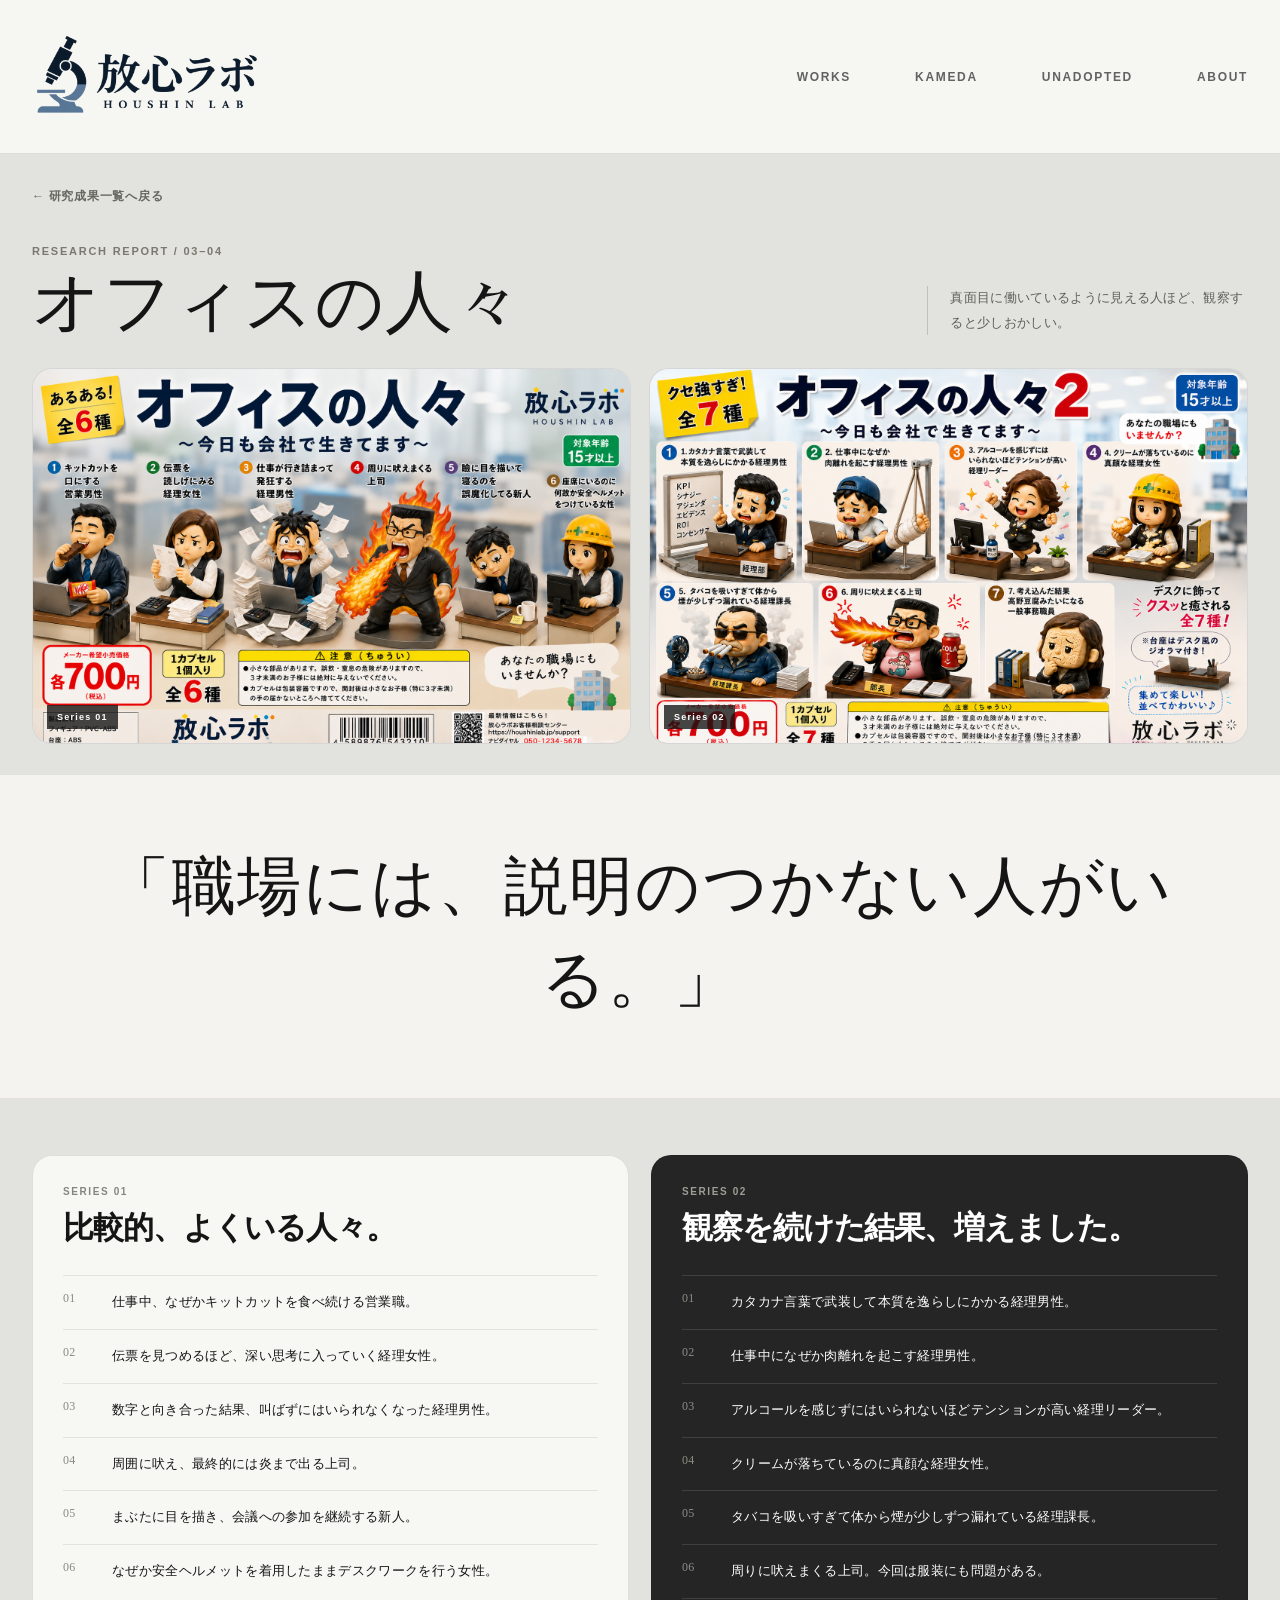
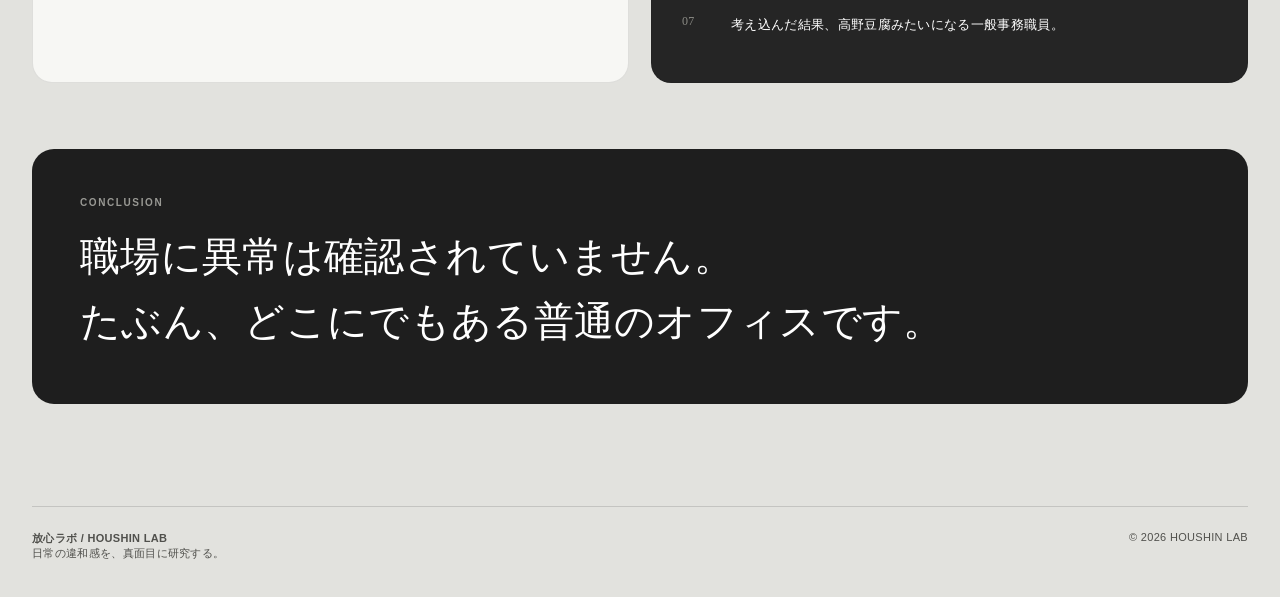
<file: report-office.html>
<!doctype html>
<html lang="ja">
<head>
  <meta charset="utf-8">
  <meta name="viewport" content="width=device-width, initial-scale=1">
  <meta name="description" content="オフィスの人々／オフィスの人々2｜放心ラボ 成果報告書">
  <title>オフィスの人々｜成果報告書｜放心ラボ</title>
  <link rel="stylesheet" href="styles.css?v=20260809-reportpages2">
</head>
<body>
<header class="topbar">
  <div class="wrap header-main">
    <a class="brand" href="index.html" aria-label="放心ラボ ホーム">
      <img src="assets/houshin-logo-c.png" alt="放心ラボ HOUSHIN LAB" class="brand-logo-img">
    </a>
    <nav class="site-nav" aria-label="メインメニュー">
      <a href="index.html#works">WORKS</a>
      <a href="kameda.html">KAMEDA</a>
      <a href="unadopted.html">UNADOPTED</a>
      <a href="index.html#about">ABOUT</a>
    </nav>
  </div>
</header>
<main class="study-page">

<section class="section study-hero-section">
  <div class="wrap">
    <a class="back-link" href="index.html#works">← 研究成果一覧へ戻る</a>
    <div class="study-title-row">
      <div>
        <div class="eyebrow">Research report / 03–04</div>
        <h1>オフィスの人々</h1>
      </div>
      <p class="study-intro">真面目に働いているように見える人ほど、観察すると少しおかしい。</p>
    </div>
    <div class="office-double-visual">
      <figure><img src="assets/work-office1.png" alt="オフィスの人々"><figcaption>Series 01</figcaption></figure>
      <figure><img src="assets/work-office2.png" alt="オフィスの人々2"><figcaption>Series 02</figcaption></figure>
    </div>
  </div>
</section>

<section class="study-statement-section">
  <div class="wrap">
    <p class="study-big-statement">「職場には、説明のつかない人がいる。」</p>
  </div>
</section>

<section class="section">
  <div class="wrap office-series-grid">
    <article class="office-series-card">
      <div class="study-label">SERIES 01</div>
      <h2>比較的、よくいる人々。</h2>
      <div class="specimen-list">
        <div><span>01</span><p>仕事中、なぜかキットカットを食べ続ける営業職。</p></div>
        <div><span>02</span><p>伝票を見つめるほど、深い思考に入っていく経理女性。</p></div>
        <div><span>03</span><p>数字と向き合った結果、叫ばずにはいられなくなった経理男性。</p></div>
        <div><span>04</span><p>周囲に吠え、最終的には炎まで出る上司。</p></div>
        <div><span>05</span><p>まぶたに目を描き、会議への参加を継続する新人。</p></div>
        <div><span>06</span><p>なぜか安全ヘルメットを着用したままデスクワークを行う女性。</p></div>
      </div>
    </article>

    <article class="office-series-card office-series-dark">
      <div class="study-label">SERIES 02</div>
      <h2>観察を続けた結果、増えました。</h2>
      <div class="specimen-list">
        <div><span>01</span><p>カタカナ言葉で武装して本質を逸らしにかかる経理男性。</p></div>
        <div><span>02</span><p>仕事中になぜか肉離れを起こす経理男性。</p></div>
        <div><span>03</span><p>アルコールを感じずにはいられないほどテンションが高い経理リーダー。</p></div>
        <div><span>04</span><p>クリームが落ちているのに真顔な経理女性。</p></div>
        <div><span>05</span><p>タバコを吸いすぎて体から煙が少しずつ漏れている経理課長。</p></div>
        <div><span>06</span><p>周りに吠えまくる上司。今回は服装にも問題がある。</p></div>
        <div><span>07</span><p>考え込んだ結果、高野豆腐みたいになる一般事務職員。</p></div>
      </div>
    </article>
  </div>
</section>

<section class="section study-conclusion-section">
  <div class="wrap study-conclusion">
    <div class="study-label">CONCLUSION</div>
    <p>職場に異常は確認されていません。<br>たぶん、どこにでもある普通のオフィスです。</p>
  </div>
</section>

</main>
<footer class="footer">
  <div class="wrap footer-inner">
    <div><strong>放心ラボ / HOUSHIN LAB</strong><br>日常の違和感を、真面目に研究する。</div>
    <div>© 2026 HOUSHIN LAB</div>
  </div>
</footer>
</body>
</html>
</file>
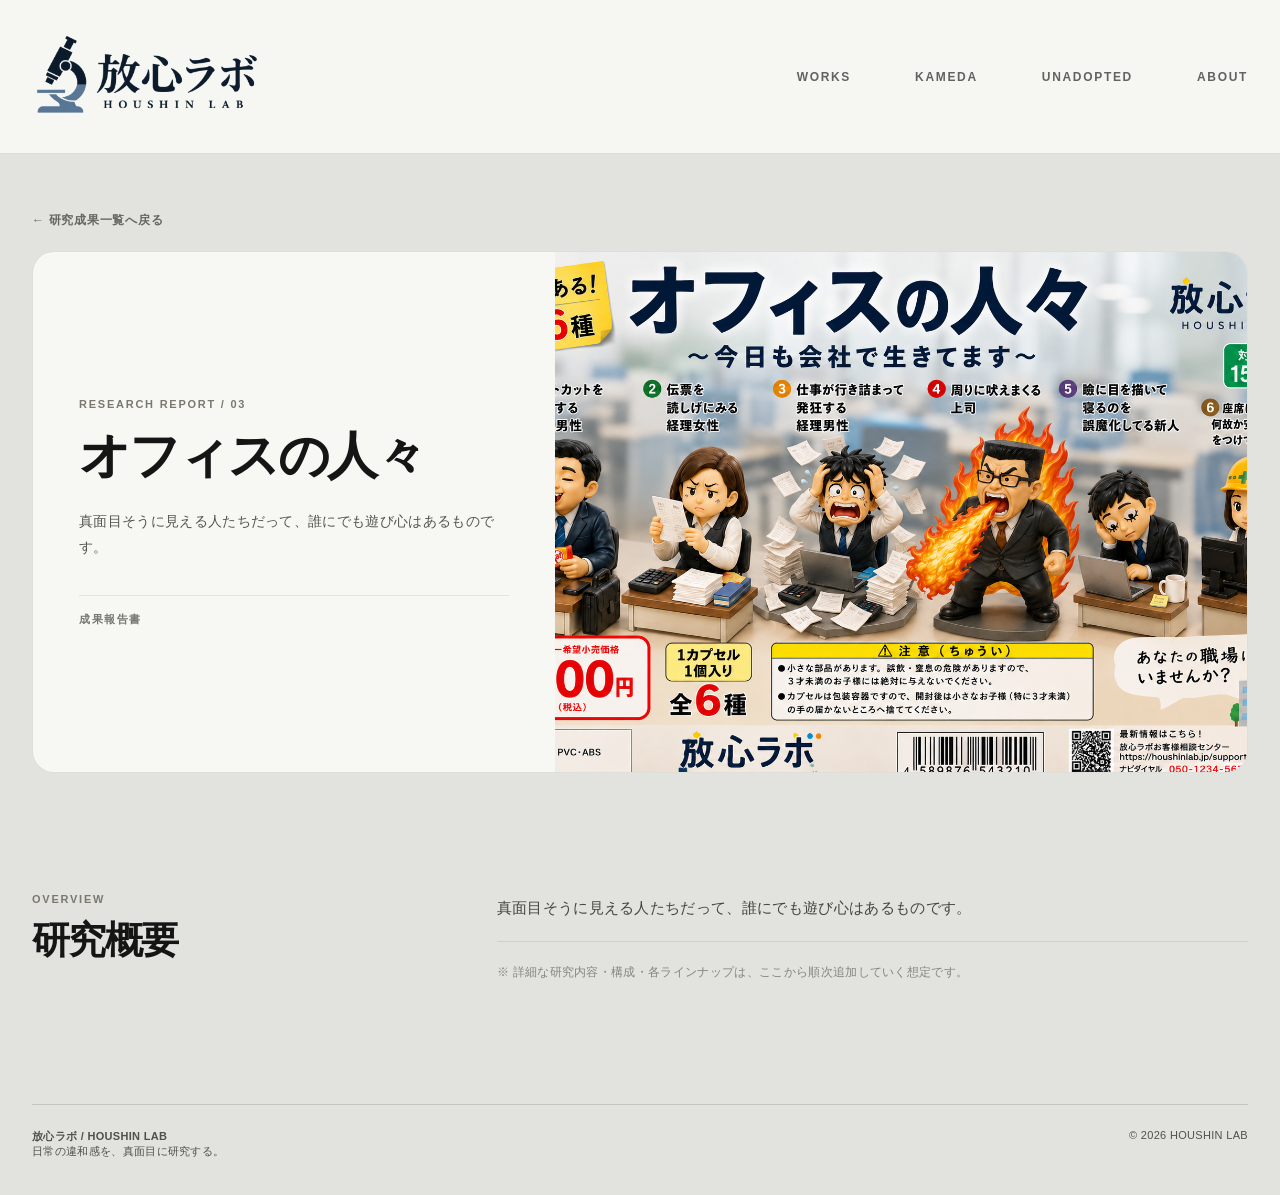
<file: report-office1.html>
<!doctype html>
<html lang="ja">
<head>
  <meta charset="utf-8">
  <meta name="viewport" content="width=device-width, initial-scale=1">
  <meta name="description" content="オフィスの人々｜放心ラボ 成果報告書">
  <title>オフィスの人々｜成果報告書｜放心ラボ</title>
  <link rel="stylesheet" href="styles.css?v=20260809-maiko-report1">
</head>
<body>
<header class="topbar">
  <div class="wrap header-main">
    <a class="brand" href="index.html" aria-label="放心ラボ ホーム">
      <img src="assets/houshin-logo-c.png" alt="放心ラボ HOUSHIN LAB" class="brand-logo-img">
    </a>
    <nav class="site-nav" aria-label="メインメニュー">
      <a href="index.html#works">WORKS</a>
      <a href="kameda.html">KAMEDA</a>
      <a href="unadopted.html">UNADOPTED</a>
      <a href="index.html#about">ABOUT</a>
    </nav>
  </div>
</header>

<main class="report-page">
  <section class="section report-hero-section">
    <div class="wrap">
      <a class="back-link" href="index.html#works">← 研究成果一覧へ戻る</a>
      <div class="report-hero">
        <div class="report-copy">
          <div class="eyebrow">Research report / 03</div>
          <h1>オフィスの人々</h1>
          <p>真面目そうに見える人たちだって、誰にでも遊び心はあるものです。</p>
          <div class="report-status">成果報告書</div>
        </div>
        <div class="report-visual">
          <img src="assets/work-office1.png" alt="オフィスの人々">
        </div>
      </div>
    </div>
  </section>

  <section class="section report-body-section">
    <div class="wrap report-body">
      <div>
        <div class="eyebrow">Overview</div>
        <h2>研究概要</h2>
      </div>
      <div class="report-text">
        <p>真面目そうに見える人たちだって、誰にでも遊び心はあるものです。</p>
        <p class="report-note">※ 詳細な研究内容・構成・各ラインナップは、ここから順次追加していく想定です。</p>
      </div>
    </div>
  </section>
</main>

<footer class="footer">
  <div class="wrap footer-inner">
    <div><strong>放心ラボ / HOUSHIN LAB</strong><br>日常の違和感を、真面目に研究する。</div>
    <div>© 2026 HOUSHIN LAB</div>
  </div>
</footer>
</body>
</html>
</file>
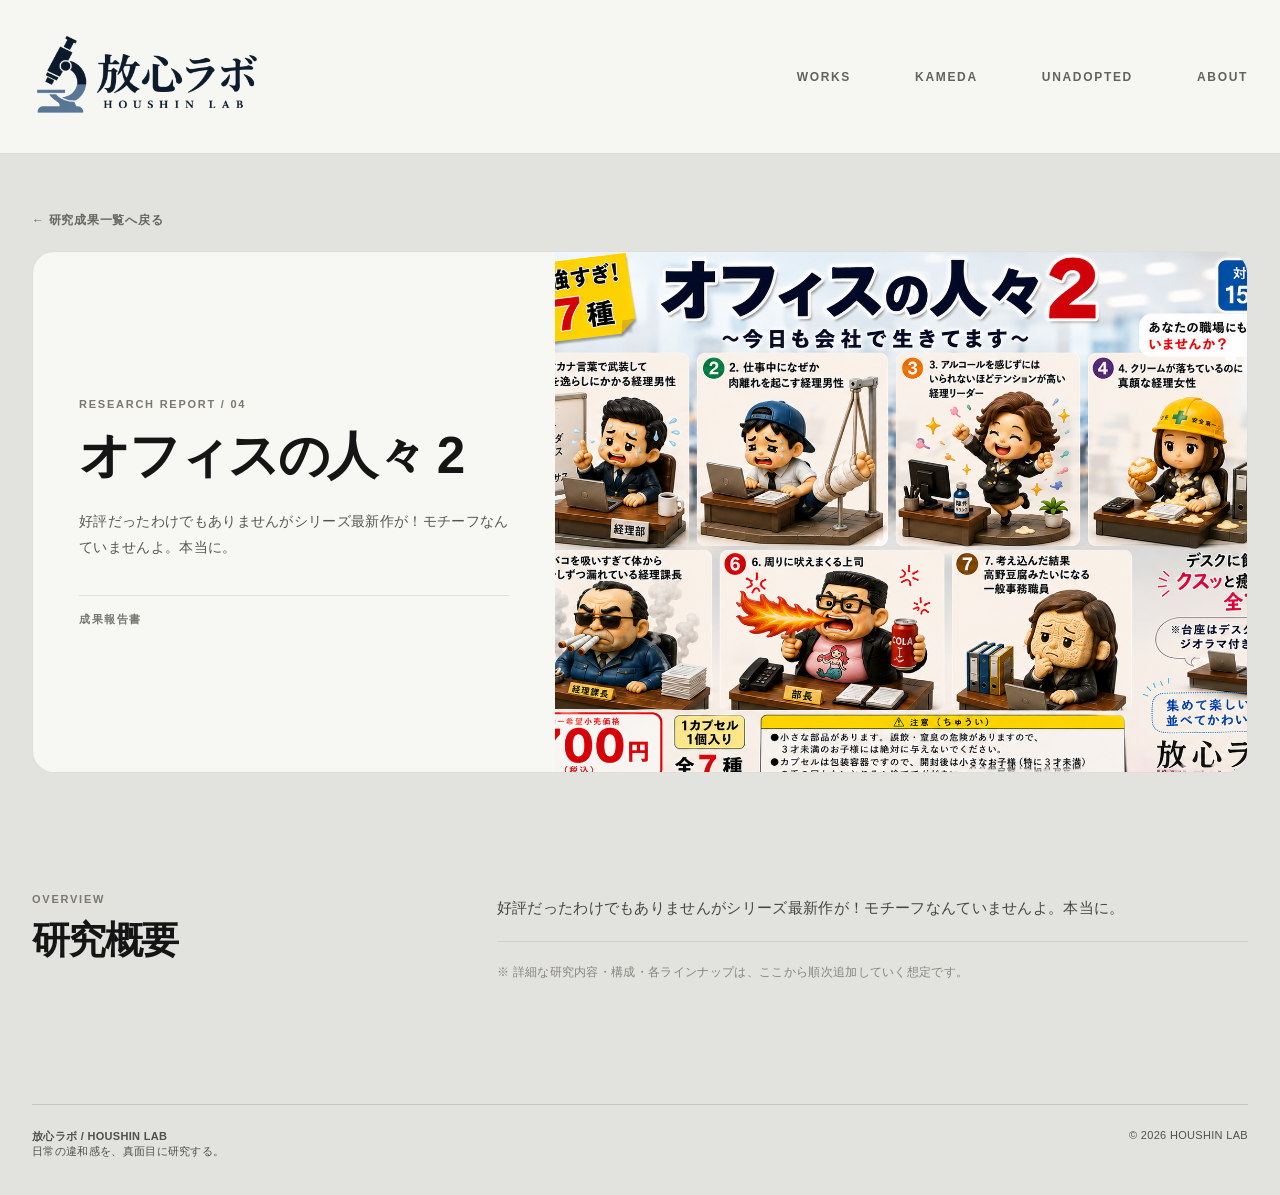
<file: report-office2.html>
<!doctype html>
<html lang="ja">
<head>
  <meta charset="utf-8">
  <meta name="viewport" content="width=device-width, initial-scale=1">
  <meta name="description" content="オフィスの人々 2｜放心ラボ 成果報告書">
  <title>オフィスの人々 2｜成果報告書｜放心ラボ</title>
  <link rel="stylesheet" href="styles.css?v=20260809-maiko-report1">
</head>
<body>
<header class="topbar">
  <div class="wrap header-main">
    <a class="brand" href="index.html" aria-label="放心ラボ ホーム">
      <img src="assets/houshin-logo-c.png" alt="放心ラボ HOUSHIN LAB" class="brand-logo-img">
    </a>
    <nav class="site-nav" aria-label="メインメニュー">
      <a href="index.html#works">WORKS</a>
      <a href="kameda.html">KAMEDA</a>
      <a href="unadopted.html">UNADOPTED</a>
      <a href="index.html#about">ABOUT</a>
    </nav>
  </div>
</header>

<main class="report-page">
  <section class="section report-hero-section">
    <div class="wrap">
      <a class="back-link" href="index.html#works">← 研究成果一覧へ戻る</a>
      <div class="report-hero">
        <div class="report-copy">
          <div class="eyebrow">Research report / 04</div>
          <h1>オフィスの人々 2</h1>
          <p>好評だったわけでもありませんがシリーズ最新作が！モチーフなんていませんよ。本当に。</p>
          <div class="report-status">成果報告書</div>
        </div>
        <div class="report-visual">
          <img src="assets/work-office2.png" alt="オフィスの人々 2">
        </div>
      </div>
    </div>
  </section>

  <section class="section report-body-section">
    <div class="wrap report-body">
      <div>
        <div class="eyebrow">Overview</div>
        <h2>研究概要</h2>
      </div>
      <div class="report-text">
        <p>好評だったわけでもありませんがシリーズ最新作が！モチーフなんていませんよ。本当に。</p>
        <p class="report-note">※ 詳細な研究内容・構成・各ラインナップは、ここから順次追加していく想定です。</p>
      </div>
    </div>
  </section>
</main>

<footer class="footer">
  <div class="wrap footer-inner">
    <div><strong>放心ラボ / HOUSHIN LAB</strong><br>日常の違和感を、真面目に研究する。</div>
    <div>© 2026 HOUSHIN LAB</div>
  </div>
</footer>
</body>
</html>
</file>
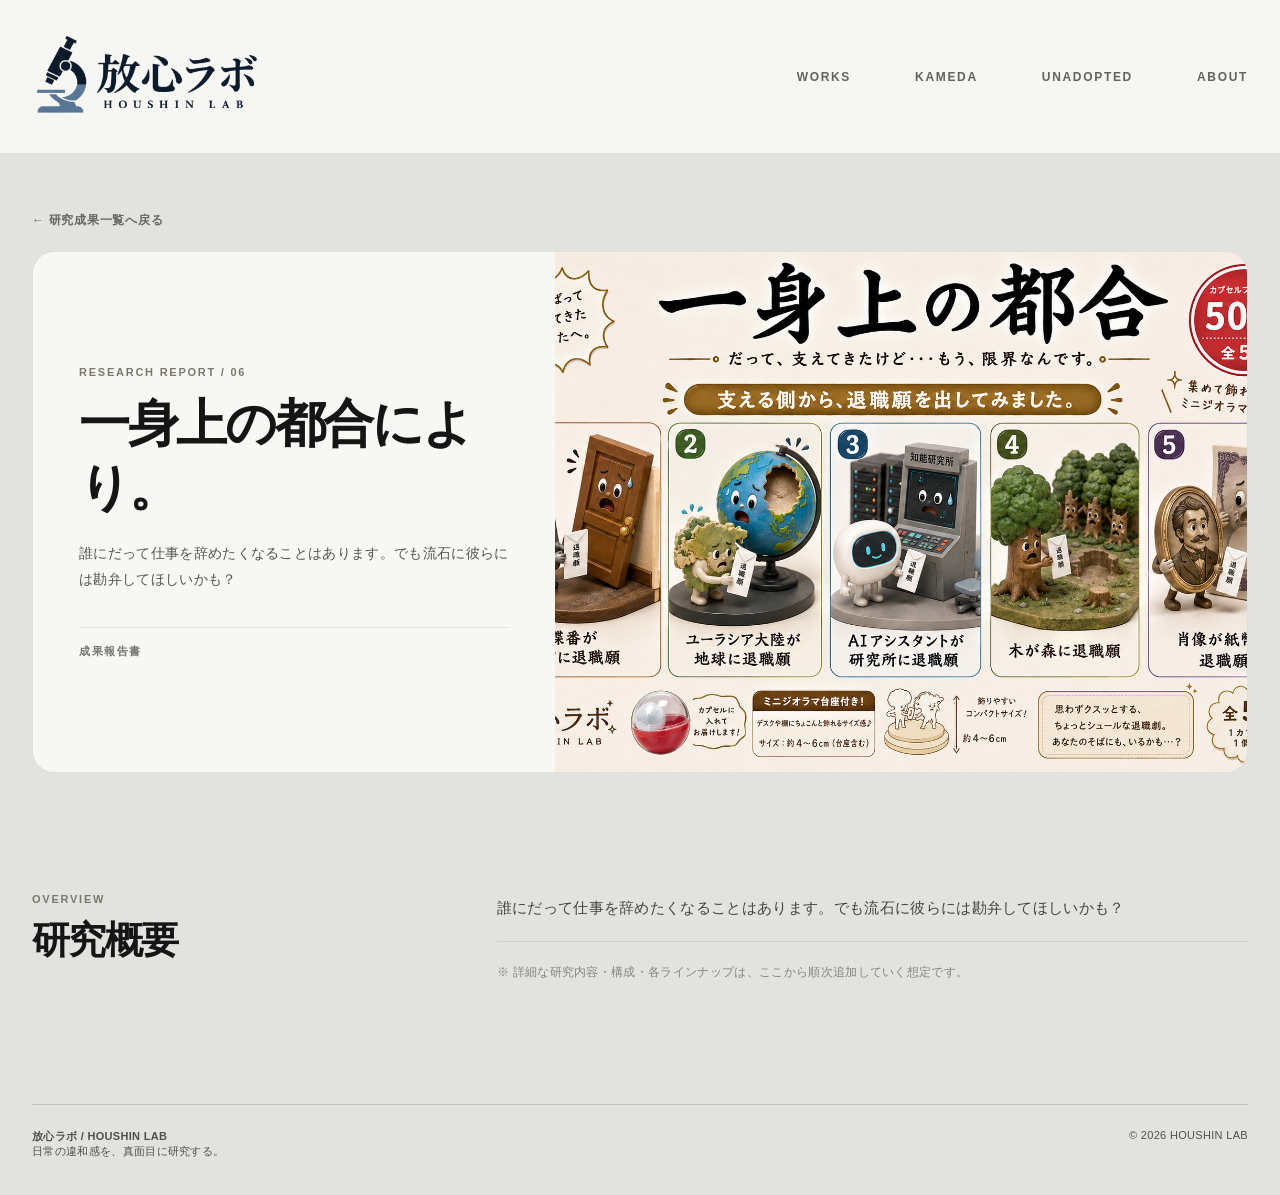
<file: report-resignation.html>
<!doctype html>
<html lang="ja">
<head>
  <meta charset="utf-8">
  <meta name="viewport" content="width=device-width, initial-scale=1">
  <meta name="description" content="一身上の都合により。｜放心ラボ 成果報告書">
  <title>一身上の都合により。｜成果報告書｜放心ラボ</title>
  <link rel="stylesheet" href="styles.css?v=20260809-maiko-report1">
</head>
<body>
<header class="topbar">
  <div class="wrap header-main">
    <a class="brand" href="index.html" aria-label="放心ラボ ホーム">
      <img src="assets/houshin-logo-c.png" alt="放心ラボ HOUSHIN LAB" class="brand-logo-img">
    </a>
    <nav class="site-nav" aria-label="メインメニュー">
      <a href="index.html#works">WORKS</a>
      <a href="kameda.html">KAMEDA</a>
      <a href="unadopted.html">UNADOPTED</a>
      <a href="index.html#about">ABOUT</a>
    </nav>
  </div>
</header>

<main class="report-page">
  <section class="section report-hero-section">
    <div class="wrap">
      <a class="back-link" href="index.html#works">← 研究成果一覧へ戻る</a>
      <div class="report-hero">
        <div class="report-copy">
          <div class="eyebrow">Research report / 06</div>
          <h1>一身上の都合により。</h1>
          <p>誰にだって仕事を辞めたくなることはあります。でも流石に彼らには勘弁してほしいかも？</p>
          <div class="report-status">成果報告書</div>
        </div>
        <div class="report-visual">
          <img src="assets/work-resignation.png" alt="一身上の都合により。">
        </div>
      </div>
    </div>
  </section>

  <section class="section report-body-section">
    <div class="wrap report-body">
      <div>
        <div class="eyebrow">Overview</div>
        <h2>研究概要</h2>
      </div>
      <div class="report-text">
        <p>誰にだって仕事を辞めたくなることはあります。でも流石に彼らには勘弁してほしいかも？</p>
        <p class="report-note">※ 詳細な研究内容・構成・各ラインナップは、ここから順次追加していく想定です。</p>
      </div>
    </div>
  </section>
</main>

<footer class="footer">
  <div class="wrap footer-inner">
    <div><strong>放心ラボ / HOUSHIN LAB</strong><br>日常の違和感を、真面目に研究する。</div>
    <div>© 2026 HOUSHIN LAB</div>
  </div>
</footer>
</body>
</html>
</file>
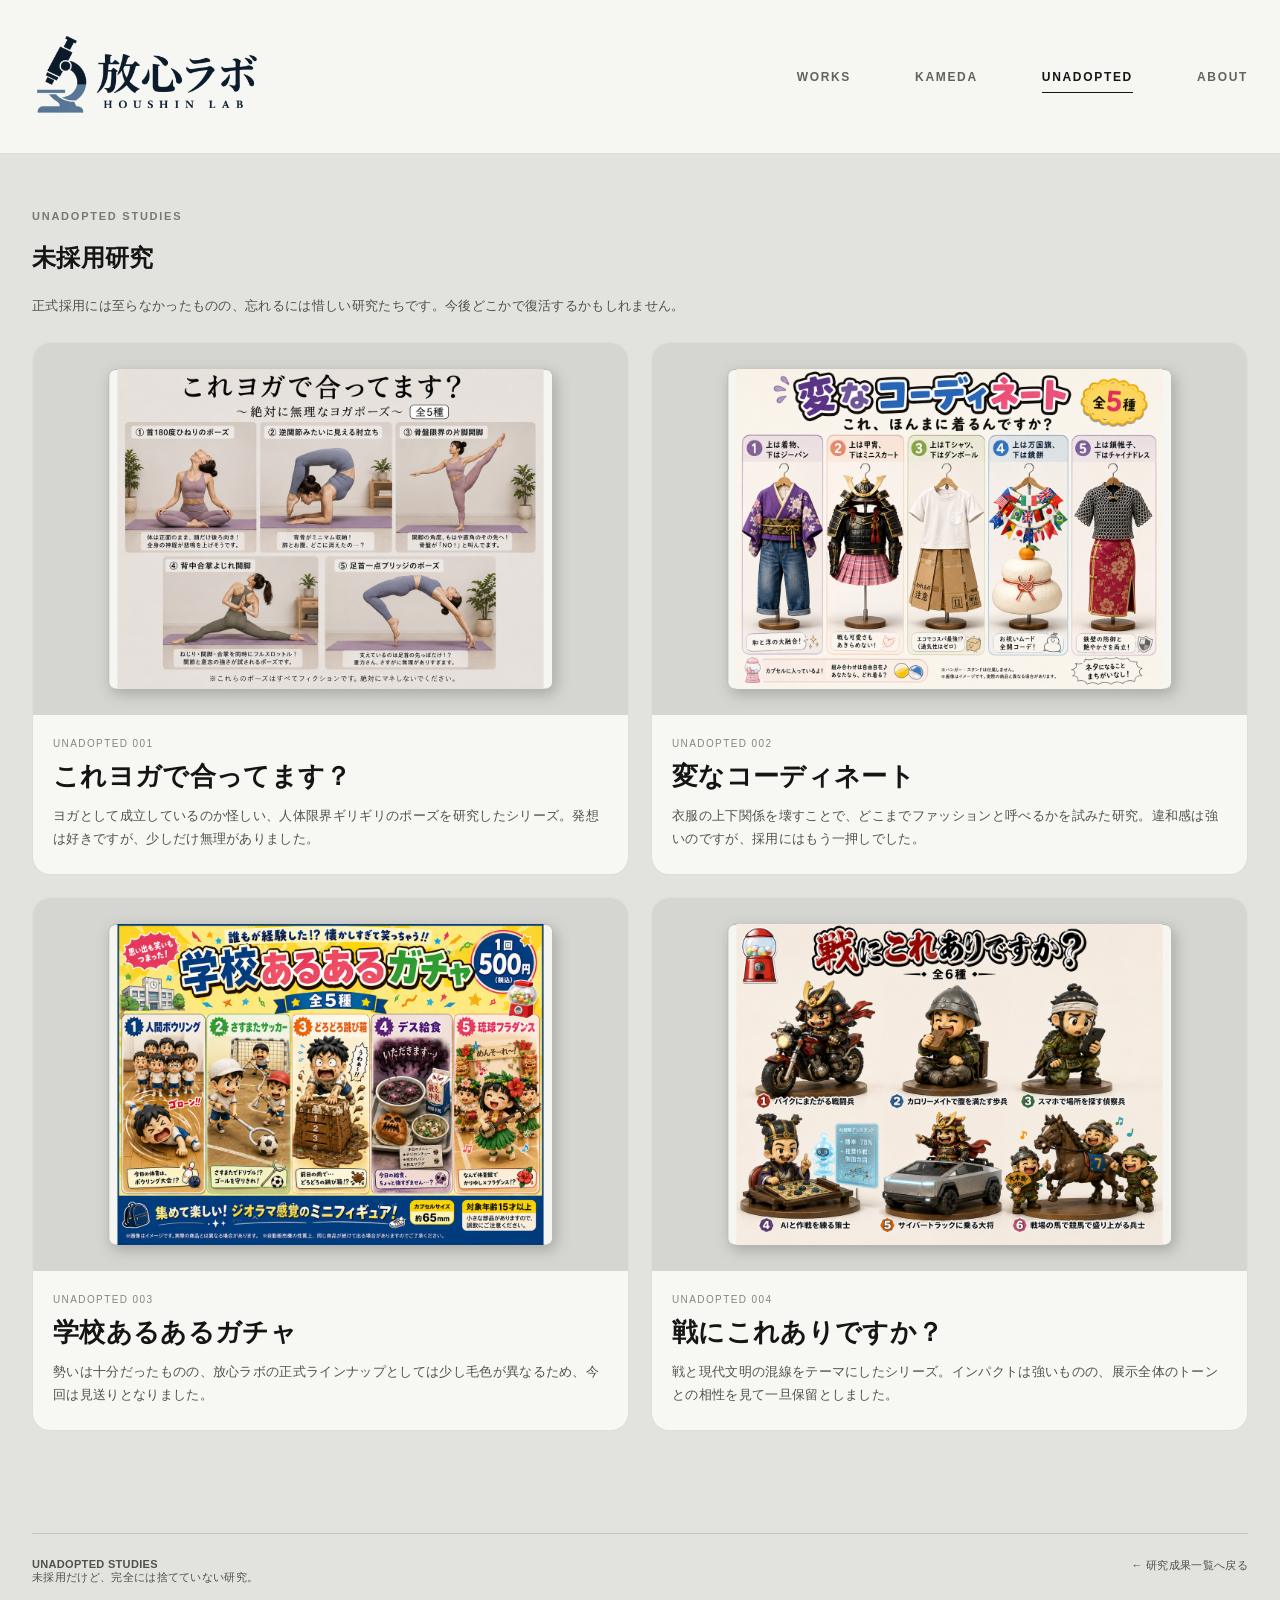
<file: unadopted.html>
<!doctype html>
<html lang="ja">
<head>
  <meta charset="utf-8">
  <meta name="viewport" content="width=device-width, initial-scale=1">
  <meta name="description" content="未採用研究 | 放心ラボ">
  <title>未採用研究 | 放心ラボ</title>
  <link rel="stylesheet" href="styles.css?v=20260809-maiko-report1">
</head>
<body>
<header class="topbar">
  <div class="wrap header-main">
    <a class="brand" href="index.html" aria-label="放心ラボ ホーム">
      <img src="assets/houshin-logo-c.png" alt="放心ラボ HOUSHIN LAB" class="brand-logo-img">
    </a>
    <nav class="site-nav" aria-label="メインメニュー">
      <a href="index.html">WORKS</a> <a href="kameda.html">KAMEDA</a> <a class="active" href="unadopted.html">UNADOPTED</a> <a href="index.html#about">ABOUT</a>
    </nav>
  </div>
</header>

<main>
  <section class="section">
    <div class="wrap">
      <div class="eyebrow">Unadopted studies</div>
      <h1 class="page-title">未採用研究</h1>
      <p class="sub">正式採用には至らなかったものの、忘れるには惜しい研究たちです。今後どこかで復活するかもしれません。</p>

      <div class="un-grid">
        <article class="un-card">
          <div class="thumb"><img src="assets/unadopted-yoga.png" alt="これヨガで合ってます？"></div>
          <div class="text"><span class="badge">UNADOPTED 001</span><h3>これヨガで合ってます？</h3><p>ヨガとして成立しているのか怪しい、人体限界ギリギリのポーズを研究したシリーズ。発想は好きですが、少しだけ無理がありました。</p></div>
        </article>
        <article class="un-card">
          <div class="thumb"><img src="assets/unadopted-outfit.png" alt="変なコーディネート"></div>
          <div class="text"><span class="badge">UNADOPTED 002</span><h3>変なコーディネート</h3><p>衣服の上下関係を壊すことで、どこまでファッションと呼べるかを試みた研究。違和感は強いのですが、採用にはもう一押しでした。</p></div>
        </article>
        <article class="un-card">
          <div class="thumb"><img src="assets/unadopted-school.png" alt="学校あるあるガチャ"></div>
          <div class="text"><span class="badge">UNADOPTED 003</span><h3>学校あるあるガチャ</h3><p>勢いは十分だったものの、放心ラボの正式ラインナップとしては少し毛色が異なるため、今回は見送りとなりました。</p></div>
        </article>
        <article class="un-card">
          <div class="thumb"><img src="assets/unadopted-war.png" alt="戦にこれありですか？"></div>
          <div class="text"><span class="badge">UNADOPTED 004</span><h3>戦にこれありですか？</h3><p>戦と現代文明の混線をテーマにしたシリーズ。インパクトは強いものの、展示全体のトーンとの相性を見て一旦保留としました。</p></div>
        </article>
      </div>
    </div>
  </section>
</main>

<footer class="footer">
  <div class="wrap footer-inner">
    <div><strong>UNADOPTED STUDIES</strong><br>未採用だけど、完全には捨てていない研究。</div>
    <div><a href="index.html">← 研究成果一覧へ戻る</a></div>
  </div>
</footer>
</body>
</html>
</file>
<file: styles.css>
:root{
  --bg:#e2e2de;
  --paper:#f7f7f4;
  --ink:#151515;
  --muted:#696a66;
  --line:rgba(20,20,20,.11);
  --radius:18px;
  --shadow:0 16px 38px rgba(0,0,0,.07);
}

*{box-sizing:border-box}
html{scroll-behavior:smooth}
body{
  margin:0;
  background:var(--bg);
  color:var(--ink);
  font-family:Inter,"Hiragino Kaku Gothic ProN","Yu Gothic",sans-serif;
  letter-spacing:.02em;
}
a{text-decoration:none;color:inherit}
img{display:block;max-width:100%}
.wrap{width:min(1380px,calc(100% - 64px));margin:0 auto}

/* HEADER */
.topbar{
  position:sticky;
  top:0;
  z-index:60;
  background:rgba(247,247,244,.96);
  backdrop-filter:blur(12px);
  border-bottom:1px solid var(--line);
}
.header-main{
  min-height:104px;
  display:flex;
  align-items:center;
  justify-content:space-between;
  gap:80px;
}
.brand{
  display:flex;
  align-items:center;
  flex:0 0 auto;
}
.brand-logo-img{
  width:230px;
  height:auto;
  object-fit:contain;
}
.site-nav{
  display:flex;
  align-items:center;
  justify-content:flex-end;
  gap:64px;
  margin-left:auto;
}
.site-nav a{
  position:relative;
  padding:10px 0;
  font-size:12px;
  font-weight:800;
  letter-spacing:.14em;
  opacity:.66;
}
.site-nav a:hover,
.site-nav a.active{opacity:1}
.site-nav a.active::after{
  content:"";
  position:absolute;
  left:0;
  right:0;
  bottom:1px;
  height:1px;
  background:var(--ink);
}

/* COMMON */
.section{padding:56px 0}
.eyebrow{
  font-size:11px;
  font-weight:800;
  letter-spacing:.16em;
  color:#7b786f;
  text-transform:uppercase;
}

/* TOP HERO - attached-image style */
.hero{
  padding:0;
}
.hero-stage{
  position:relative;
  min-height:610px;
  overflow:hidden;
  background:#d6d4cf;
}
.hero-bg{
  position:absolute;
  inset:0;
  width:100%;
  height:100%;
  object-fit:cover;
  object-position:center center;
}
.hero-shade{
  position:absolute;
  inset:0;
  background:
    linear-gradient(90deg,
      rgba(247,247,244,.98) 0%,
      rgba(247,247,244,.93) 25%,
      rgba(247,247,244,.52) 43%,
      rgba(247,247,244,.05) 63%,
      rgba(247,247,244,0) 100%);
}
.hero-content{
  position:relative;
  z-index:2;
  width:min(560px,46%);
  padding:105px 0 88px 46px;
}
.hero-title{
  margin:0;
  font-family:"Yu Mincho","Hiragino Mincho ProN",serif;
  font-size:clamp(46px,4.6vw,72px);
  font-weight:500;
  line-height:1.42;
  letter-spacing:.05em;
}
.hero-rule{
  width:58px;
  height:1px;
  margin:30px 0 26px;
  background:#aaa79f;
}
.hero-lead{
  margin:0;
  font-size:15px;
  line-height:1.9;
  color:#55544f;
  letter-spacing:.08em;
}
.hero-actions{
  display:flex;
  align-items:center;
  gap:34px;
  margin-top:46px;
}
.hero-primary{
  min-width:210px;
  min-height:58px;
  padding:0 26px;
  display:inline-flex;
  align-items:center;
  justify-content:space-between;
  gap:20px;
  background:#222;
  color:#fff;
  font-size:13px;
  letter-spacing:.08em;
}
.hero-link{
  display:inline-flex;
  align-items:center;
  gap:18px;
  font-size:13px;
  font-weight:700;
  letter-spacing:.06em;
}

/* WORKS */
.section-head{
  display:flex;
  align-items:flex-end;
  justify-content:space-between;
  gap:24px;
  margin-bottom:24px;
}
.section-head h2{
  margin:0;
  font-size:40px;
  letter-spacing:-.04em;
}
.section-head p{
  margin:0;
  color:#74746f;
  font-size:13px;
}
.works-grid{
  display:grid;
  gap:24px;
}
.works-grid-3{
  grid-template-columns:repeat(3,minmax(0,1fr));
}
.work-card,
.un-card,
.info-card,
.text-card,
.mini-card{
  background:var(--paper);
  border:1px solid var(--line);
  border-radius:var(--radius);
  overflow:hidden;
}
.work-card{transition:.2s ease}
.work-card:hover{transform:translateY(-2px);box-shadow:var(--shadow)}
.thumb,
.poster-thumb{
  aspect-ratio:1586 / 992;
  overflow:hidden;
  background:#eee;
}
.thumb img,
.poster-thumb img{
  width:100%;
  height:100%;
  object-fit:cover;
}
.meta{
  padding:18px 20px 22px;
  min-height:168px;
  display:flex;
  flex-direction:column;
  gap:8px;
}
.meta-top{
  color:#8f8f88;
  font-size:11px;
  letter-spacing:.18em;
  font-weight:800;
}
.meta h3{
  margin:0;
  font-size:23px;
  line-height:1.28;
  letter-spacing:-.03em;
}
.meta p,
.un-card p,
.text-card p,
.sub{
  margin:0;
  color:#50504c;
  font-size:13px;
  line-height:1.8;
}

/* ABOUT */
.about-box{
  margin-top:32px;
  padding:42px;
  display:grid;
  grid-template-columns:.9fr 1.1fr;
  gap:40px;
  background:#1c1c1c;
  color:#fff;
  border-radius:20px;
}
.about-title{
  margin:12px 0 0;
  font-size:40px;
  letter-spacing:-.04em;
}
.about-box p{
  margin:0;
  color:#d2d2ce;
  line-height:1.95;
}

/* SUB PAGES */
.simple-hero{
  display:grid;
  grid-template-columns:1fr 1fr;
  background:var(--paper);
  border:1px solid var(--line);
  border-radius:20px;
  overflow:hidden;
}
.simple-hero .copy{padding:42px}
.simple-hero h1{
  font-size:48px;
  margin:12px 0 18px;
  letter-spacing:-.04em;
}
.simple-hero .copy p{
  color:#50504c;
  line-height:1.9;
}
.simple-hero .visual{
  background:#d5d4cf;
  padding:18px;
}
.simple-hero .visual img{
  width:100%;
  height:auto;
  border-radius:14px;
}
.info-grid{
  display:grid;
  grid-template-columns:repeat(3,1fr);
  gap:18px;
  margin-top:24px;
}
.info-card{padding:22px}
.info-card .label{
  font-size:11px;
  letter-spacing:.12em;
  color:#7b7b75;
  margin-bottom:10px;
}
.info-card strong{font-size:24px}
.split{
  display:grid;
  grid-template-columns:1fr 1fr;
  gap:22px;
  margin-top:24px;
}
.text-card{padding:28px}
.text-card h3{margin:0 0 16px;font-size:29px}
.mini-grid{
  display:grid;
  grid-template-columns:1fr 1fr;
  gap:16px;
  margin-top:20px;
}
.mini-card{padding:14px;background:#ecece7}
.mini-card img{
  width:100%;
  aspect-ratio:1586 / 992;
  object-fit:cover;
  border-radius:10px;
}
.caption{font-size:12px;line-height:1.7;color:#666661}
.schedule{display:grid;gap:10px}
.slot{
  display:grid;
  grid-template-columns:120px 1fr;
  gap:20px;
  padding:14px 0;
  border-top:1px solid rgba(20,20,20,.08);
}
.slot:first-child{border-top:none}
.time{font-size:13px;font-weight:800;letter-spacing:.08em}
.slot h4{margin:0 0 6px;font-size:17px}
.slot p{margin:0;color:#565652;font-size:14px;line-height:1.7}
.slot.late{padding-left:10px;background:linear-gradient(90deg,rgba(0,0,0,.025),transparent)}
.un-grid{
  display:grid;
  grid-template-columns:repeat(2,minmax(0,1fr));
  gap:22px;
  margin-top:24px;
}
.un-card .text{padding:18px 20px 24px}
.un-card h3{margin:4px 0 10px;font-size:26px}
.badge{
  display:inline-block;
  margin-bottom:6px;
  font-size:10px;
  letter-spacing:.14em;
  color:#85857f;
}

/* FOOTER */
.footer{padding:46px 0 36px}
.footer-inner{
  display:flex;
  justify-content:space-between;
  gap:24px;
  padding-top:24px;
  border-top:1px solid rgba(20,20,20,.14);
  font-size:11px;
  color:#50504c;
}

/* TABLET */
@media(max-width:1100px){
  .wrap{width:min(100% - 40px,1380px)}
  .header-main{gap:40px}
  .site-nav{gap:34px}
  .brand-logo-img{width:200px}
  .works-grid-3{grid-template-columns:repeat(2,minmax(0,1fr))}
  .hero-content{width:55%;padding-left:34px}
}

/* SMARTPHONE */
@media(max-width:700px){
  .wrap{width:calc(100% - 20px)}
  .topbar{position:sticky}
  .header-main{
    min-height:auto;
    padding:13px 0 10px;
    display:block;
  }
  .brand-logo-img{width:172px}
  .site-nav{
    margin-top:12px;
    padding-top:10px;
    width:100%;
    display:flex;
    justify-content:space-between;
    gap:0;
    border-top:1px solid var(--line);
    overflow:visible;
  }
  .site-nav a{
    flex:1 1 25%;
    text-align:center;
    font-size:10px;
    letter-spacing:.08em;
    padding:8px 2px 9px;
  }
  .hero-stage{
    min-height:620px;
  }
  .hero-bg{
    object-position:62% center;
  }
  .hero-shade{
    background:
      linear-gradient(180deg,
        rgba(247,247,244,.94) 0%,
        rgba(247,247,244,.88) 38%,
        rgba(247,247,244,.25) 65%,
        rgba(247,247,244,0) 100%);
  }
  .hero-content{
    width:100%;
    padding:42px 24px 0;
  }
  .hero-title{
    font-size:36px;
    line-height:1.45;
  }
  .hero-rule{margin:22px 0 20px}
  .hero-lead{font-size:13px}
  .hero-actions{
    margin-top:28px;
    align-items:flex-start;
    flex-direction:column;
    gap:18px;
  }
  .hero-primary{
    min-width:190px;
    min-height:52px;
  }
  .section{padding:34px 0}
  .section-head{
    align-items:flex-start;
    flex-direction:column;
    gap:8px;
  }
  .section-head h2{font-size:32px}
  .works-grid-3,
  .un-grid,
  .info-grid,
  .split,
  .mini-grid,
  .about-box,
  .simple-hero{
    grid-template-columns:1fr;
  }
  .works-grid{gap:16px}
  .meta{min-height:auto;padding:16px}
  .meta h3{font-size:21px}
  .about-box{padding:26px 20px}
  .about-title{font-size:31px}
  .simple-hero .copy{padding:26px 20px}
  .simple-hero h1{font-size:38px}
  .simple-hero .visual{padding:10px}
  .info-grid{gap:10px}
  .info-card{padding:16px}
  .text-card{padding:20px 16px}
  .slot{grid-template-columns:1fr;gap:5px}
  .footer-inner{flex-direction:column}
}

/* =========================================================
   HERO COMPACT FIX
   2行固定タイトル + TOP画像を少しコンパクトに
   ========================================================= */

.hero-stage{
  min-height: 500px;
  height: min(58vw, 540px);
  max-height: 540px;
}

.hero-content{
  width: 54%;
  padding: 70px 0 58px 46px;
}

.hero-title{
  font-size: clamp(38px, 3.5vw, 56px);
  line-height: 1.34;
  letter-spacing: .035em;
  white-space: nowrap;
}

.hero-rule{
  margin: 24px 0 22px;
}

.hero-lead{
  font-size: 14px;
}

.hero-actions{
  margin-top: 34px;
}

@media(max-width:1100px){
  .hero-stage{
    min-height: 470px;
    height: min(62vw, 510px);
    max-height: 510px;
  }

  .hero-content{
    width: 58%;
    padding: 58px 0 48px 34px;
  }

  .hero-title{
    font-size: clamp(34px, 4vw, 50px);
  }
}

@media(max-width:700px){
  .hero-stage{
    min-height: 520px;
    height: 520px;
    max-height: 520px;
  }

  .hero-content{
    width: 100%;
    padding: 34px 22px 0;
  }

  .hero-title{
    font-size: clamp(30px, 8vw, 38px);
    line-height: 1.38;
    letter-spacing: .025em;
    white-space: normal;
  }

  .hero-rule{
    margin: 18px 0 16px;
  }

  .hero-actions{
    margin-top: 24px;
  }
}

/* =========================================================
   HERO LINE FIX v2
   各行を独立ブロック化して、日本語の自動改行を完全に防ぐ
   TOPもさらに少し低くする
   ========================================================= */

.hero-stage{
  min-height: 430px !important;
  height: 470px !important;
  max-height: 470px !important;
}

.hero-content{
  width: 62% !important;
  max-width: 820px !important;
  padding: 58px 0 48px 46px !important;
}

.hero-title{
  margin: 0 !important;
  font-size: clamp(34px, 3.15vw, 50px) !important;
  line-height: 1.38 !important;
  letter-spacing: .02em !important;
  white-space: normal !important;
}

.hero-title-line{
  display: block !important;
  width: max-content !important;
  max-width: none !important;
  white-space: nowrap !important;
  word-break: keep-all !important;
  overflow-wrap: normal !important;
}

.hero-rule{
  margin: 21px 0 19px !important;
}

.hero-actions{
  margin-top: 28px !important;
}

@media(max-width:1100px){
  .hero-stage{
    min-height: 410px !important;
    height: 440px !important;
    max-height: 440px !important;
  }

  .hero-content{
    width: 66% !important;
    max-width: 680px !important;
    padding: 48px 0 40px 34px !important;
  }

  .hero-title{
    font-size: clamp(30px, 3.8vw, 42px) !important;
  }
}

@media(max-width:700px){
  .hero-stage{
    min-height: 500px !important;
    height: 500px !important;
    max-height: 500px !important;
  }

  .hero-content{
    width: 100% !important;
    max-width: none !important;
    padding: 30px 20px 0 !important;
  }

  .hero-title{
    font-size: clamp(27px, 7.2vw, 34px) !important;
    line-height: 1.42 !important;
  }

  .hero-title-line{
    width: auto !important;
    max-width: 100% !important;
    white-space: nowrap !important;
  }
}

/* =========================================================
   RESEARCH IMAGE LIGHTBOX
   研究成果の画像クリックで拡大表示
   ========================================================= */

button.thumb{
  width:100%;
  margin:0;
  padding:0;
  border:0;
  appearance:none;
  font:inherit;
  color:inherit;
  cursor:zoom-in;
  text-align:inherit;
}

.lightbox-trigger{
  position:relative;
}

.lightbox-trigger::after{
  content:"＋";
  position:absolute;
  right:12px;
  bottom:12px;
  width:34px;
  height:34px;
  display:grid;
  place-items:center;
  border-radius:50%;
  background:rgba(20,20,20,.78);
  color:#fff;
  font-size:19px;
  line-height:1;
  opacity:0;
  transform:translateY(4px);
  transition:opacity .18s ease, transform .18s ease;
  pointer-events:none;
}

.lightbox-trigger:hover::after,
.lightbox-trigger:focus-visible::after{
  opacity:1;
  transform:translateY(0);
}

.lightbox-trigger:focus-visible{
  outline:2px solid #222;
  outline-offset:3px;
}

body.lightbox-open{
  overflow:hidden;
}

.image-lightbox{
  position:fixed;
  inset:0;
  z-index:999;
  display:flex;
  align-items:center;
  justify-content:center;
  padding:48px;
  background:rgba(12,12,12,.90);
  opacity:0;
  visibility:hidden;
  transition:opacity .2s ease, visibility .2s ease;
}

.image-lightbox.is-open{
  opacity:1;
  visibility:visible;
}

.lightbox-inner{
  width:min(1280px,92vw);
  max-height:88vh;
  display:flex;
  flex-direction:column;
  align-items:center;
  justify-content:center;
}

.lightbox-image{
  display:block;
  max-width:100%;
  max-height:80vh;
  width:auto;
  height:auto;
  object-fit:contain;
  box-shadow:0 24px 70px rgba(0,0,0,.35);
}

.lightbox-caption{
  margin:14px 0 0;
  color:rgba(255,255,255,.82);
  font-size:12px;
  letter-spacing:.06em;
}

.lightbox-close{
  position:fixed;
  top:24px;
  right:28px;
  width:46px;
  height:46px;
  display:grid;
  place-items:center;
  border:1px solid rgba(255,255,255,.35);
  border-radius:50%;
  background:rgba(0,0,0,.15);
  color:#fff;
  font-size:29px;
  line-height:1;
  cursor:pointer;
  z-index:1000;
}

.lightbox-close:hover,
.lightbox-close:focus-visible{
  background:rgba(255,255,255,.14);
  outline:none;
}

@media(max-width:700px){
  .image-lightbox{
    padding:62px 12px 24px;
  }

  .lightbox-inner{
    width:100%;
  }

  .lightbox-image{
    max-height:76vh;
  }

  .lightbox-close{
    top:14px;
    right:14px;
    width:42px;
    height:42px;
  }

  .lightbox-trigger::after{
    opacity:1;
    transform:none;
    width:30px;
    height:30px;
    right:9px;
    bottom:9px;
    font-size:17px;
  }
}

/* =========================================================
   RESEARCH REPORT LINKS / PAGES
   ========================================================= */

.report-link{
  margin-top:auto;
  padding-top:14px;
  display:inline-flex;
  align-items:center;
  justify-content:space-between;
  gap:18px;
  border-top:1px solid rgba(20,20,20,.09);
  font-size:12px;
  font-weight:800;
  letter-spacing:.08em;
}

.report-link span{
  transition:transform .18s ease;
}

.report-link:hover span{
  transform:translateX(4px);
}

.report-page{
  min-height:70vh;
}

.back-link{
  display:inline-block;
  margin-bottom:22px;
  font-size:12px;
  font-weight:700;
  letter-spacing:.06em;
  color:#666660;
}

.report-hero{
  display:grid;
  grid-template-columns:.86fr 1.14fr;
  overflow:hidden;
  background:var(--paper);
  border:1px solid var(--line);
  border-radius:22px;
}

.report-copy{
  padding:46px;
  display:flex;
  flex-direction:column;
  justify-content:center;
}

.report-copy h1{
  margin:14px 0 20px;
  font-size:clamp(38px,4vw,62px);
  line-height:1.25;
  letter-spacing:-.045em;
}

.report-copy p{
  margin:0;
  max-width:520px;
  color:#555550;
  font-size:14px;
  line-height:1.9;
}

.report-status{
  margin-top:34px;
  padding-top:16px;
  border-top:1px solid rgba(20,20,20,.09);
  font-size:11px;
  font-weight:800;
  letter-spacing:.14em;
  color:#777771;
}

.report-visual{
  min-height:520px;
  background:#ddd;
}

.report-visual img{
  width:100%;
  height:100%;
  object-fit:cover;
}

.report-body{
  display:grid;
  grid-template-columns:.7fr 1.3fr;
  gap:60px;
  padding-top:8px;
}

.report-body h2{
  margin:10px 0 0;
  font-size:38px;
  letter-spacing:-.04em;
}

.report-text{
  max-width:760px;
}

.report-text p{
  margin:0 0 18px;
  font-size:15px;
  line-height:2;
  color:#454540;
}

.report-note{
  padding-top:18px;
  border-top:1px solid rgba(20,20,20,.09);
  color:#86867f !important;
  font-size:12px !important;
}

@media(max-width:850px){
  .report-hero{
    grid-template-columns:1fr;
  }
  .report-copy{
    padding:30px 24px;
  }
  .report-visual{
    min-height:auto;
  }
  .report-visual img{
    aspect-ratio:1586/992;
    height:auto;
  }
  .report-body{
    grid-template-columns:1fr;
    gap:24px;
  }
}

@media(max-width:700px){
  .report-copy h1{
    font-size:34px;
  }
  .report-body h2{
    font-size:31px;
  }
}

/* =========================================================
   KAMEDA / SHELL ANALYSIS
   ========================================================= */

.shell-analysis-section{
  padding-top: 20px;
}

.shell-analysis-grid{
  display:grid;
  grid-template-columns:repeat(2,minmax(0,1fr));
  gap:22px;
}

.analysis-card{
  background:var(--paper);
  border:1px solid rgba(20,20,20,.12);
  border-radius:20px;
  padding:26px;
  overflow:hidden;
}

.analysis-card-head{
  display:flex;
  align-items:flex-start;
  justify-content:space-between;
  gap:18px;
  margin-bottom:24px;
}

.analysis-kicker{
  margin-bottom:7px;
  font-size:10px;
  font-weight:800;
  letter-spacing:.16em;
  color:#888780;
}

.analysis-card h3{
  margin:0;
  font-size:29px;
  letter-spacing:-.035em;
}

.analysis-chip{
  display:inline-flex;
  align-items:center;
  justify-content:center;
  padding:7px 10px;
  border:1px solid rgba(20,20,20,.12);
  border-radius:999px;
  font-size:10px;
  letter-spacing:.08em;
  color:#666660;
  white-space:nowrap;
}

.analysis-body{
  display:grid;
  grid-template-columns:210px 1fr;
  align-items:center;
  gap:28px;
}

.donut{
  position:relative;
  width:210px;
  aspect-ratio:1;
  border-radius:50%;
  display:grid;
  place-items:center;
  box-shadow:inset 0 0 0 1px rgba(20,20,20,.04);
}

.donut::after{
  content:"";
  width:118px;
  aspect-ratio:1;
  border-radius:50%;
  background:var(--paper);
  box-shadow:0 0 0 1px rgba(20,20,20,.06);
}

.business-donut{
  background:
    conic-gradient(
      #252525 0 30%,
      #555752 30% 50%,
      #7b7d77 50% 65%,
      #9b9d96 65% 75%,
      #b8b9b2 75% 85%,
      #d0d0ca 85% 100%
    );
}

.psyche-donut{
  background:
    conic-gradient(
      #252525 0 88%,
      #bdbdb6 88% 100%
    );
}

.donut-center{
  position:absolute;
  z-index:2;
  display:grid;
  place-items:center;
  text-align:center;
  pointer-events:none;
}

.donut-center strong{
  font-size:29px;
  letter-spacing:-.04em;
}

.donut-center span{
  margin-top:2px;
  font-size:10px;
  letter-spacing:.12em;
  color:#777771;
}

.legend-list{
  display:grid;
  gap:11px;
}

.legend-row{
  display:grid;
  grid-template-columns:12px 1fr auto;
  align-items:center;
  gap:10px;
  padding-bottom:9px;
  border-bottom:1px solid rgba(20,20,20,.07);
  font-size:13px;
}

.legend-row:last-child{
  border-bottom:none;
}

.legend-row strong{
  font-size:13px;
  font-variant-numeric:tabular-nums;
}

.legend-dot{
  width:10px;
  height:10px;
  border-radius:50%;
}

.b1,.p1{background:#252525}
.b2{background:#555752}
.b3{background:#7b7d77}
.b4{background:#9b9d96}
.b5{background:#b8b9b2}
.b6{background:#d0d0ca}
.p2{background:#bdbdb6}

.analysis-comment{
  margin:24px 0 0;
  padding-top:17px;
  border-top:1px solid rgba(20,20,20,.09);
  color:#555550;
  font-size:13px;
  line-height:1.75;
}

.analysis-footnote{
  display:flex;
  justify-content:flex-end;
  gap:24px;
  margin-top:12px;
  color:#85857f;
  font-size:10px;
  letter-spacing:.04em;
}

/* =========================================================
   KAMEDA / FINAL MESSAGE
   ========================================================= */

.kameda-message-section{
  padding-top:12px;
}

.kameda-message{
  background:#1d1d1d;
  color:#fff;
  border-radius:22px;
  padding:42px;
}

.kameda-message .eyebrow{
  color:#9e9e98;
}

.message-grid{
  display:grid;
  grid-template-columns:.72fr 1.28fr;
  align-items:start;
  gap:42px;
  margin-top:14px;
}

.message-grid h2{
  margin:0;
  font-size:34px;
  letter-spacing:-.04em;
}

.message-grid blockquote{
  margin:0;
  font-family:"Yu Mincho","Hiragino Mincho ProN",serif;
  font-size:clamp(25px,2.6vw,38px);
  line-height:1.65;
  letter-spacing:.03em;
  color:#f2f2ee;
}

/* Tablet */
@media(max-width:980px){
  .shell-analysis-grid{
    grid-template-columns:1fr;
  }

  .analysis-body{
    grid-template-columns:200px 1fr;
  }

  .donut{
    width:200px;
  }

  .message-grid{
    grid-template-columns:1fr;
    gap:20px;
  }
}

/* Smartphone */
@media(max-width:640px){
  .analysis-card{
    padding:20px 16px;
    border-radius:16px;
  }

  .analysis-card-head{
    margin-bottom:18px;
  }

  .analysis-card h3{
    font-size:24px;
  }

  .analysis-body{
    grid-template-columns:1fr;
    justify-items:center;
    gap:22px;
  }

  .donut{
    width:min(66vw,220px);
  }

  .legend-list{
    width:100%;
  }

  .analysis-footnote{
    flex-direction:column;
    align-items:flex-end;
    gap:4px;
    font-size:9px;
  }

  .kameda-message{
    padding:26px 20px;
    border-radius:17px;
  }

  .message-grid h2{
    font-size:27px;
  }

  .message-grid blockquote{
    font-size:24px;
  }
}

/* =========================================================
   MAIKO RESEARCH REPORT
   ========================================================= */

.maiko-report-hero-section{
  padding-bottom:26px;
}

.maiko-report-heading{
  display:flex;
  align-items:flex-end;
  justify-content:space-between;
  gap:36px;
  margin-bottom:28px;
}

.maiko-report-heading h1{
  margin:10px 0 0;
  font-family:"Yu Mincho","Hiragino Mincho ProN",serif;
  font-size:clamp(42px,5vw,76px);
  font-weight:500;
  line-height:1.2;
  letter-spacing:.025em;
}

.maiko-profile-mini{
  min-width:220px;
  padding-left:22px;
  border-left:1px solid rgba(20,20,20,.14);
}

.maiko-profile-mini span{
  display:block;
  margin-bottom:7px;
  font-size:10px;
  font-weight:800;
  letter-spacing:.16em;
  color:#878780;
}

.maiko-profile-mini strong{
  font-size:20px;
  letter-spacing:.03em;
}

.maiko-main-visual{
  overflow:hidden;
  background:#ddd;
  border-radius:22px;
  border:1px solid var(--line);
}

.maiko-main-visual img{
  width:100%;
  aspect-ratio:1586 / 992;
  object-fit:cover;
}

.maiko-quote-section{
  padding:86px 0 96px;
  background:#f6f5f0;
  border-top:1px solid rgba(20,20,20,.08);
  border-bottom:1px solid rgba(20,20,20,.08);
}

.maiko-big-quote{
  max-width:1180px;
  margin:0 auto;
  font-family:"Yu Mincho","Hiragino Mincho ProN",serif;
  font-size:clamp(42px,6vw,88px);
  font-weight:500;
  line-height:1.45;
  letter-spacing:.035em;
  text-align:center;
}

.maiko-quote-credit{
  margin:28px 0 0;
  text-align:center;
  color:#777771;
  font-size:12px;
  letter-spacing:.12em;
}

.maiko-section-heading{
  max-width:760px;
  margin-bottom:46px;
}

.maiko-section-heading.compact{
  margin-bottom:28px;
}

.maiko-section-heading h2{
  margin:10px 0 16px;
  font-size:clamp(34px,4vw,54px);
  letter-spacing:-.04em;
}

.maiko-section-heading p{
  margin:0;
  color:#5d5d57;
  font-size:14px;
  line-height:1.9;
}

.maiko-timeline{
  position:relative;
  max-width:1040px;
  margin-left:auto;
}

.maiko-timeline::before{
  content:"";
  position:absolute;
  left:116px;
  top:10px;
  bottom:10px;
  width:1px;
  background:rgba(20,20,20,.17);
}

.timeline-item{
  position:relative;
  display:grid;
  grid-template-columns:90px 1fr;
  gap:52px;
  padding:0 0 34px;
}

.timeline-item:last-child{
  padding-bottom:0;
}

.timeline-item::before{
  content:"";
  position:absolute;
  left:111px;
  top:9px;
  width:11px;
  height:11px;
  border-radius:50%;
  background:#aaa79f;
  box-shadow:0 0 0 6px var(--bg);
}

.timeline-item.is-current::before{
  background:#222;
}

.timeline-year{
  padding-top:1px;
  font-family:Georgia,"Times New Roman",serif;
  font-size:18px;
  letter-spacing:.04em;
  color:#55554f;
}

.timeline-content{
  padding-left:4px;
}

.timeline-content h3{
  margin:0 0 7px;
  font-size:21px;
  letter-spacing:-.02em;
}

.timeline-content p{
  margin:0;
  color:#60605a;
  font-size:13px;
  line-height:1.85;
}

.maiko-training-section{
  padding-top:44px;
}

.training-grid{
  display:grid;
  grid-template-columns:.78fr 1.22fr;
  gap:22px;
}

.training-card{
  background:var(--paper);
  border:1px solid var(--line);
  border-radius:20px;
  padding:26px;
}

.training-card-head{
  display:flex;
  justify-content:space-between;
  align-items:center;
  gap:18px;
  padding-bottom:18px;
  border-bottom:1px solid rgba(20,20,20,.09);
}

.training-card-head span{
  font-size:10px;
  font-weight:800;
  letter-spacing:.16em;
  color:#808079;
}

.training-card-head strong{
  font-size:12px;
  letter-spacing:.08em;
}

.weekly-split{
  display:grid;
  margin-top:8px;
}

.weekly-split > div{
  display:grid;
  grid-template-columns:58px 1fr;
  align-items:center;
  min-height:58px;
  border-bottom:1px solid rgba(20,20,20,.08);
}

.weekly-split > div:last-child{
  border-bottom:none;
}

.weekly-split span{
  font-family:Georgia,"Times New Roman",serif;
  font-size:18px;
  color:#777771;
}

.weekly-split strong{
  font-size:16px;
}

.big3-grid{
  display:grid;
  grid-template-columns:repeat(3,1fr);
  margin-top:18px;
  border:1px solid rgba(20,20,20,.09);
  border-radius:14px;
  overflow:hidden;
}

.big3-stat{
  min-height:178px;
  padding:24px 16px;
  display:flex;
  flex-direction:column;
  align-items:center;
  justify-content:center;
  text-align:center;
  border-right:1px solid rgba(20,20,20,.09);
}

.big3-stat:last-child{
  border-right:none;
}

.big3-stat > span{
  margin-bottom:13px;
  font-size:10px;
  font-weight:800;
  letter-spacing:.12em;
  color:#777771;
}

.big3-stat > strong{
  font-family:Georgia,"Times New Roman",serif;
  font-size:55px;
  font-weight:400;
  line-height:1;
}

.big3-stat small{
  margin-left:4px;
  font-family:Inter,"Hiragino Kaku Gothic ProN","Yu Gothic",sans-serif;
  font-size:15px;
  font-weight:600;
}

.maiko-report-note{
  margin:12px 2px 0;
  color:#85857f;
  font-size:10px;
  text-align:right;
}

@media(max-width:850px){
  .maiko-report-heading{
    align-items:flex-start;
    flex-direction:column;
  }

  .maiko-profile-mini{
    min-width:0;
    border-left:none;
    padding-left:0;
  }

  .maiko-quote-section{
    padding:60px 0 68px;
  }

  .training-grid{
    grid-template-columns:1fr;
  }
}

@media(max-width:700px){
  .maiko-report-heading h1{
    font-size:39px;
  }

  .maiko-main-visual{
    border-radius:14px;
  }

  .maiko-quote-section{
    padding:48px 0 54px;
  }

  .maiko-big-quote{
    font-size:clamp(34px,10vw,48px);
    text-align:left;
  }

  .maiko-quote-credit{
    text-align:left;
  }

  .maiko-timeline{
    margin-left:0;
  }

  .maiko-timeline::before{
    left:17px;
  }

  .timeline-item{
    grid-template-columns:1fr;
    gap:8px;
    padding-left:46px;
    padding-bottom:30px;
  }

  .timeline-item::before{
    left:12px;
    top:7px;
    box-shadow:0 0 0 5px var(--bg);
  }

  .timeline-year{
    font-size:14px;
    font-weight:700;
  }

  .timeline-content{
    padding-left:0;
  }

  .timeline-content h3{
    font-size:19px;
  }

  .training-card{
    padding:20px 16px;
  }

  .big3-grid{
    grid-template-columns:1fr;
  }

  .big3-stat{
    min-height:130px;
    border-right:none;
    border-bottom:1px solid rgba(20,20,20,.09);
  }

  .big3-stat:last-child{
    border-bottom:none;
  }
}

/* MAIKO REPORT LAYOUT v2 */

.maiko-quote-section{
  padding:72px 0 78px;
}

.maiko-quote-grid{
  display:grid;
  grid-template-columns:1fr 2fr;
  align-items:stretch;
  overflow:hidden;
  background:#f6f5f0;
  border:1px solid rgba(20,20,20,.08);
  border-radius:22px;
}

.maiko-quote-portrait{
  min-height:500px;
  overflow:hidden;
  background:#171412;
}

.maiko-quote-portrait img{
  width:100%;
  height:100%;
  object-fit:cover;
  object-position:center 18%;
}

.maiko-quote-copy{
  display:flex;
  flex-direction:column;
  justify-content:center;
  padding:58px 64px;
}

.maiko-quote-copy .maiko-big-quote{
  margin:0;
  max-width:none;
  text-align:left;
  font-size:clamp(46px,5.2vw,78px);
  line-height:1.48;
}

.maiko-quote-copy .maiko-quote-credit{
  margin:30px 0 0;
  text-align:left;
}

.maiko-story-training-section{
  padding-top:54px;
}

.maiko-two-column-layout{
  display:grid;
  grid-template-columns:1fr 1fr;
  gap:34px;
  align-items:stretch;
}

.maiko-timeline-column,
.maiko-training-column{
  min-width:0;
}

.maiko-training-column{
  display:flex;
  flex-direction:column;
}

.maiko-training-column .maiko-section-heading{
  flex:0 0 auto;
}

.training-stack{
  flex:1 1 auto;
  display:grid;
  grid-template-rows:1fr 1fr;
  gap:22px;
  min-height:0;
}

.training-stack .training-card{
  min-height:0;
  display:flex;
  flex-direction:column;
}

.training-stack .weekly-card .weekly-split{
  flex:1 1 auto;
  display:grid;
  grid-template-rows:repeat(4,1fr);
}

.training-stack .weekly-card .weekly-split > div{
  min-height:0;
}

.training-stack .big3-card .big3-grid{
  flex:1 1 auto;
  align-items:stretch;
}

.training-stack .big3-stat{
  min-height:0;
}

.maiko-two-column-layout .maiko-section-heading{
  margin-bottom:28px;
}

.maiko-two-column-layout .maiko-timeline{
  max-width:none;
  margin-left:0;
}

@media(max-width:850px){
  .maiko-quote-grid{
    grid-template-columns:1fr;
  }

  .maiko-quote-portrait{
    min-height:0;
  }

  .maiko-quote-portrait img{
    aspect-ratio:4/5;
    height:auto;
    object-position:center 16%;
  }

  .maiko-quote-copy{
    padding:38px 28px 44px;
  }

  .maiko-quote-copy .maiko-big-quote{
    font-size:clamp(36px,8vw,54px);
  }

  .maiko-two-column-layout{
    grid-template-columns:1fr;
    gap:50px;
  }

  .training-stack{
    grid-template-rows:auto auto;
  }
}

@media(max-width:700px){
  .maiko-quote-section{
    padding:42px 0 48px;
  }

  .maiko-quote-grid{
    border-radius:16px;
  }

  .maiko-quote-copy{
    padding:30px 20px 34px;
  }

  .maiko-quote-copy .maiko-big-quote{
    font-size:34px;
    line-height:1.5;
  }

  .training-stack{
    gap:16px;
  }
}

/* =========================================================
   MAIKO REPORT / COMPACT FIRST VIEW
   タイトル・SUBJECT・メイン画像をコンパクト化
   ========================================================= */

.maiko-report-hero-section{
  padding-top:28px !important;
  padding-bottom:18px !important;
}

.maiko-report-heading{
  margin-bottom:18px !important;
  gap:26px !important;
}

.maiko-report-heading h1{
  margin-top:6px !important;
  font-size:clamp(34px,3.6vw,56px) !important;
  line-height:1.18 !important;
}

.maiko-profile-mini{
  min-width:190px !important;
  padding-left:18px !important;
}

.maiko-profile-mini strong{
  font-size:17px !important;
}

.maiko-main-visual{
  border-radius:18px !important;
}

.maiko-main-visual img{
  width:100% !important;
  aspect-ratio:16 / 7 !important;
  height:auto !important;
  object-fit:cover !important;
  object-position:center 56% !important;
}

/* セリフまでの距離も少し詰める */
.maiko-quote-section{
  margin-top:0 !important;
  padding-top:54px !important;
  padding-bottom:60px !important;
}

@media(max-width:850px){
  .maiko-report-heading{
    margin-bottom:16px !important;
  }

  .maiko-report-heading h1{
    font-size:clamp(32px,6vw,44px) !important;
  }

  .maiko-main-visual img{
    aspect-ratio:16 / 8.2 !important;
    object-position:center 52% !important;
  }
}

@media(max-width:700px){
  .maiko-report-hero-section{
    padding-top:20px !important;
    padding-bottom:12px !important;
  }

  .maiko-report-heading{
    gap:14px !important;
  }

  .maiko-report-heading h1{
    font-size:34px !important;
  }

  .maiko-profile-mini{
    min-width:0 !important;
    padding-left:0 !important;
  }

  .maiko-main-visual{
    border-radius:14px !important;
  }

  .maiko-main-visual img{
    aspect-ratio:16 / 9.2 !important;
  }

  .maiko-quote-section{
    padding-top:38px !important;
    padding-bottom:44px !important;
  }
}


/* =========================================================
   MAIKO REPORT / RATIO REBALANCE
   - メインビジュアルは高さを無理に削らず、比率を調整して全体を見せる
   - 小梅の一言セクションも縦に取りすぎないよう比率で整理
   ========================================================= */

.maiko-report-hero-section{
  padding-top: 22px !important;
  padding-bottom: 18px !important;
}

.maiko-report-heading{
  margin-bottom: 16px !important;
  gap: 22px !important;
  align-items: end !important;
}

.maiko-report-heading h1{
  margin: 0 !important;
  font-size: clamp(34px, 3.4vw, 54px) !important;
  line-height: 1.14 !important;
  letter-spacing: -0.03em !important;
}

.maiko-profile-mini{
  min-width: 180px !important;
  padding-left: 16px !important;
}

.maiko-main-visual{
  border-radius: 18px !important;
  padding: 18px !important;
  background: #f3efec !important;
}

.maiko-main-visual img{
  width: 100% !important;
  aspect-ratio: 16 / 9.8 !important;
  height: auto !important;
  object-fit: contain !important;
  object-position: center center !important;
  display: block !important;
  background: #f7f2ef !important;
  border-radius: 14px !important;
}

/* ===== quote section ===== */
.maiko-quote-section{
  padding-top: 40px !important;
  padding-bottom: 46px !important;
}

.maiko-quote-grid{
  grid-template-columns: 0.78fr 1.22fr !important;
  align-items: stretch !important;
  gap: 28px !important;
}

.maiko-quote-portrait{
  min-height: auto !important;
}

.maiko-quote-portrait img{
  width: 100% !important;
  aspect-ratio: 4 / 4.9 !important;
  object-fit: contain !important;
  object-position: center center !important;
  background: #111 !important;
}

.maiko-quote-copy{
  padding: 34px 36px !important;
  display: flex !important;
  flex-direction: column !important;
  justify-content: center !important;
}

.maiko-quote-copy blockquote,
.maiko-quote-copy .maiko-quote-text,
.maiko-quote-copy .quote-main{
  font-size: clamp(32px, 4vw, 62px) !important;
  line-height: 1.28 !important;
  letter-spacing: -0.04em !important;
  margin: 0 !important;
}

.maiko-quote-copy .quote-subject,
.maiko-quote-copy .maiko-quote-name,
.maiko-quote-copy .quote-caption{
  margin-top: 18px !important;
  font-size: 15px !important;
  color: #8b8b85 !important;
}

/* ===== responsive ===== */
@media (max-width: 1100px){
  .maiko-main-visual img{
    aspect-ratio: 16 / 10.2 !important;
  }
  .maiko-quote-grid{
    grid-template-columns: 0.85fr 1.15fr !important;
  }
}

@media (max-width: 760px){
  .maiko-report-hero-section{
    padding-top: 18px !important;
    padding-bottom: 10px !important;
  }
  .maiko-report-heading{
    gap: 12px !important;
    margin-bottom: 12px !important;
  }
  .maiko-report-heading h1{
    font-size: 34px !important;
    line-height: 1.18 !important;
  }
  .maiko-profile-mini{
    min-width: 0 !important;
    padding-left: 0 !important;
  }
  .maiko-main-visual{
    padding: 10px !important;
  }
  .maiko-main-visual img{
    aspect-ratio: 16 / 11.2 !important;
  }
  .maiko-quote-section{
    padding-top: 28px !important;
    padding-bottom: 32px !important;
  }
  .maiko-quote-grid{
    grid-template-columns: 1fr !important;
    gap: 18px !important;
  }
  .maiko-quote-portrait img{
    aspect-ratio: 4 / 4.5 !important;
  }
  .maiko-quote-copy{
    padding: 22px 20px !important;
  }
  .maiko-quote-copy blockquote,
  .maiko-quote-copy .maiko-quote-text,
  .maiko-quote-copy .quote-main{
    font-size: clamp(24px, 7vw, 42px) !important;
    line-height: 1.4 !important;
  }
}

/* =========================================================
   RESEARCH REPORT PAGES v2
   ========================================================= */

.study-page{min-height:70vh}
.study-hero-section{padding-top:32px;padding-bottom:30px}
.study-title-row{
  display:grid;
  grid-template-columns:minmax(0,1.45fr) minmax(260px,.55fr);
  align-items:end;
  gap:50px;
  margin:18px 0 26px;
}
.study-title-row h1{
  margin:7px 0 0;
  font-family:"Yu Mincho","Hiragino Mincho ProN",serif;
  font-size:clamp(45px,5.3vw,78px);
  line-height:1.15;
  font-weight:500;
  letter-spacing:.01em;
}
.study-intro{
  margin:0 0 7px;
  padding-left:22px;
  border-left:1px solid rgba(20,20,20,.17);
  color:#60605a;
  font-size:13px;
  line-height:1.9;
}
.study-wide-visual,
.office-double-visual figure{
  overflow:hidden;
  border-radius:20px;
  border:1px solid var(--line);
  background:#eee;
}
.study-wide-visual img{
  width:100%;
  aspect-ratio:1586/760;
  object-fit:cover;
}
.office-double-visual{
  display:grid;
  grid-template-columns:1fr 1fr;
  gap:18px;
}
.office-double-visual figure{margin:0;position:relative}
.office-double-visual img{
  width:100%;
  aspect-ratio:1586/992;
  object-fit:cover;
}
.office-double-visual figcaption{
  position:absolute;
  left:14px;
  bottom:14px;
  padding:7px 10px;
  background:rgba(20,20,20,.78);
  color:#fff;
  font-size:9px;
  font-weight:800;
  letter-spacing:.14em;
}
.study-statement-section{
  padding:66px 0 72px;
  background:#f4f3ef;
  border-top:1px solid rgba(20,20,20,.08);
  border-bottom:1px solid rgba(20,20,20,.08);
}
.study-big-statement{
  margin:0;
  font-family:"Yu Mincho","Hiragino Mincho ProN",serif;
  font-size:clamp(38px,5vw,72px);
  line-height:1.45;
  text-align:center;
  letter-spacing:.025em;
}
.study-section-head{
  display:flex;
  justify-content:space-between;
  align-items:end;
  gap:30px;
  margin-bottom:28px;
}
.study-section-head h2{
  margin:7px 0 0;
  font-size:39px;
  letter-spacing:-.04em;
}
.study-label{
  font-size:10px;
  font-weight:800;
  letter-spacing:.16em;
  color:#85857f;
}
.study-conclusion-section{padding-top:10px}
.study-conclusion{
  padding:48px;
  background:#1e1e1e;
  color:#fff;
  border-radius:22px;
}
.study-conclusion .study-label{color:#999994}
.study-conclusion p{
  margin:17px 0 0;
  font-family:"Yu Mincho","Hiragino Mincho ProN",serif;
  font-size:clamp(27px,3.1vw,44px);
  line-height:1.65;
}

/* OFFICE */
.office-series-grid{
  display:grid;
  grid-template-columns:1fr 1fr;
  gap:22px;
}
.office-series-card{
  padding:30px;
  background:var(--paper);
  border:1px solid var(--line);
  border-radius:20px;
}
.office-series-card h2{
  margin:10px 0 26px;
  font-size:31px;
  letter-spacing:-.035em;
}
.office-series-dark{background:#252525;color:#fff}
.office-series-dark .study-label{color:#9e9e98}
.specimen-list{display:grid}
.specimen-list>div{
  display:grid;
  grid-template-columns:36px 1fr;
  gap:13px;
  padding:15px 0;
  border-top:1px solid rgba(20,20,20,.09);
}
.office-series-dark .specimen-list>div{border-color:rgba(255,255,255,.12)}
.specimen-list span{
  font-family:Georgia,serif;
  color:#8b8b85;
  font-size:12px;
}
.specimen-list p{margin:0;font-size:13px;line-height:1.75}

/* MONSTERS */
.monster-grid{
  display:grid;
  grid-template-columns:repeat(4,1fr);
  gap:16px;
}
.monster-grid article{
  min-height:270px;
  padding:24px;
  background:var(--paper);
  border:1px solid var(--line);
  border-radius:18px;
}
.monster-no{font-family:Georgia,serif;font-size:12px;color:#8b8b85}
.monster-grid h3{margin:38px 0 7px;font-size:25px}
.monster-grid strong{display:block;margin-bottom:16px;font-size:13px}
.monster-grid p{margin:0;color:#5d5d57;font-size:13px;line-height:1.8}

/* RESIGNATION */
.resignation-list{
  overflow:hidden;
  background:var(--paper);
  border:1px solid var(--line);
  border-radius:20px;
}
.resignation-list article{
  display:grid;
  grid-template-columns:70px 1fr 100px;
  gap:24px;
  align-items:center;
  min-height:112px;
  padding:20px 26px;
  border-top:1px solid rgba(20,20,20,.09);
}
.resignation-list article:first-child{border-top:0}
.resign-id{font-family:Georgia,serif;color:#8a8a84}
.resignation-list h3{margin:0 0 5px;font-size:22px}
.resignation-list p{margin:0;color:#777771;font-size:12px}
.resignation-list article>strong{
  justify-self:end;
  padding:8px 11px;
  border:1px solid rgba(20,20,20,.16);
  font-size:10px;
  letter-spacing:.08em;
}

/* DEFECTIVE */
.defective-grid{
  display:grid;
  grid-template-columns:repeat(2,1fr);
  gap:18px;
}
.defective-grid article{
  position:relative;
  min-height:230px;
  padding:26px;
  background:#f5f4f0;
  border:1px solid rgba(20,20,20,.12);
  border-radius:18px;
}
.defective-grid article:last-child{grid-column:1/-1}
.defective-grid article>span{
  font-family:Georgia,serif;
  font-size:11px;
  letter-spacing:.1em;
  color:#85857f;
}
.defective-grid h3{margin:28px 0 10px;font-size:25px}
.defective-grid p{margin:0;color:#60605a;font-size:13px;line-height:1.8}
.defective-grid strong{
  position:absolute;
  left:26px;
  bottom:23px;
  font-size:10px;
  letter-spacing:.05em;
  color:#85857f;
}

/* COMPOSERS */
.composer-grid{
  display:grid;
  grid-template-columns:repeat(3,1fr);
  gap:16px;
}
.composer-grid article{
  min-height:240px;
  padding:25px;
  background:var(--paper);
  border:1px solid var(--line);
  border-radius:18px;
}
.composer-grid article>span{
  font-family:Georgia,serif;
  color:#8b8b85;
  font-size:11px;
}
.composer-grid h3{
  margin:33px 0 7px;
  font-family:"Yu Mincho","Hiragino Mincho ProN",serif;
  font-size:28px;
  font-weight:500;
}
.composer-grid strong{font-size:13px}
.composer-grid p{margin:18px 0 0;color:#64645e;font-size:13px;line-height:1.8}

@media(max-width:980px){
  .study-title-row{grid-template-columns:1fr;gap:16px}
  .study-intro{padding-left:0;border-left:0;max-width:650px}
  .monster-grid{grid-template-columns:1fr 1fr}
  .composer-grid{grid-template-columns:1fr 1fr}
}

@media(max-width:700px){
  .study-hero-section{padding-top:22px}
  .study-title-row h1{font-size:38px}
  .study-wide-visual img{aspect-ratio:16/10;object-fit:contain;background:#eee}
  .office-double-visual{grid-template-columns:1fr}
  .study-statement-section{padding:43px 0 48px}
  .study-big-statement{text-align:left;font-size:35px}
  .study-section-head{display:block}
  .study-section-head h2{font-size:31px}
  .study-conclusion{padding:30px 22px;border-radius:17px}
  .office-series-grid,
  .monster-grid,
  .defective-grid,
  .composer-grid{grid-template-columns:1fr}
  .defective-grid article:last-child{grid-column:auto}
  .resignation-list article{
    grid-template-columns:42px 1fr;
    gap:12px;
    padding:18px 16px;
  }
  .resignation-list article>strong{
    grid-column:2;
    justify-self:start;
  }
}

/* =========================================================
   KAMEDA / INLINE MESSAGE
   会社名・部署・役職の直下に1カラムで配置
   ========================================================= */

.kameda-message-inline{
  margin-top:18px;
  padding:28px 32px 30px;
  background:#efefea;
  border:1px solid rgba(20,20,20,.09);
  border-radius:18px;
}

.kameda-message-inline .eyebrow{
  margin-bottom:14px;
}

.kameda-message-inline-row{
  display:grid;
  grid-template-columns:220px 1fr;
  align-items:start;
  gap:34px;
}

.kameda-message-inline-row h2{
  margin:0;
  font-size:25px;
  letter-spacing:-.035em;
}

.kameda-message-inline-row blockquote{
  margin:0;
  font-family:"Yu Mincho","Hiragino Mincho ProN",serif;
  font-size:clamp(28px,3vw,43px);
  line-height:1.5;
  letter-spacing:.025em;
}

@media(max-width:800px){
  .kameda-message-inline{
    padding:24px 22px 26px;
  }

  .kameda-message-inline-row{
    grid-template-columns:1fr;
    gap:14px;
  }

  .kameda-message-inline-row h2{
    font-size:22px;
  }
}

@media(max-width:700px){
  .kameda-message-inline{
    margin-top:12px;
    border-radius:15px;
  }

  .kameda-message-inline-row blockquote{
    font-size:27px;
    line-height:1.55;
  }
}
</file>
